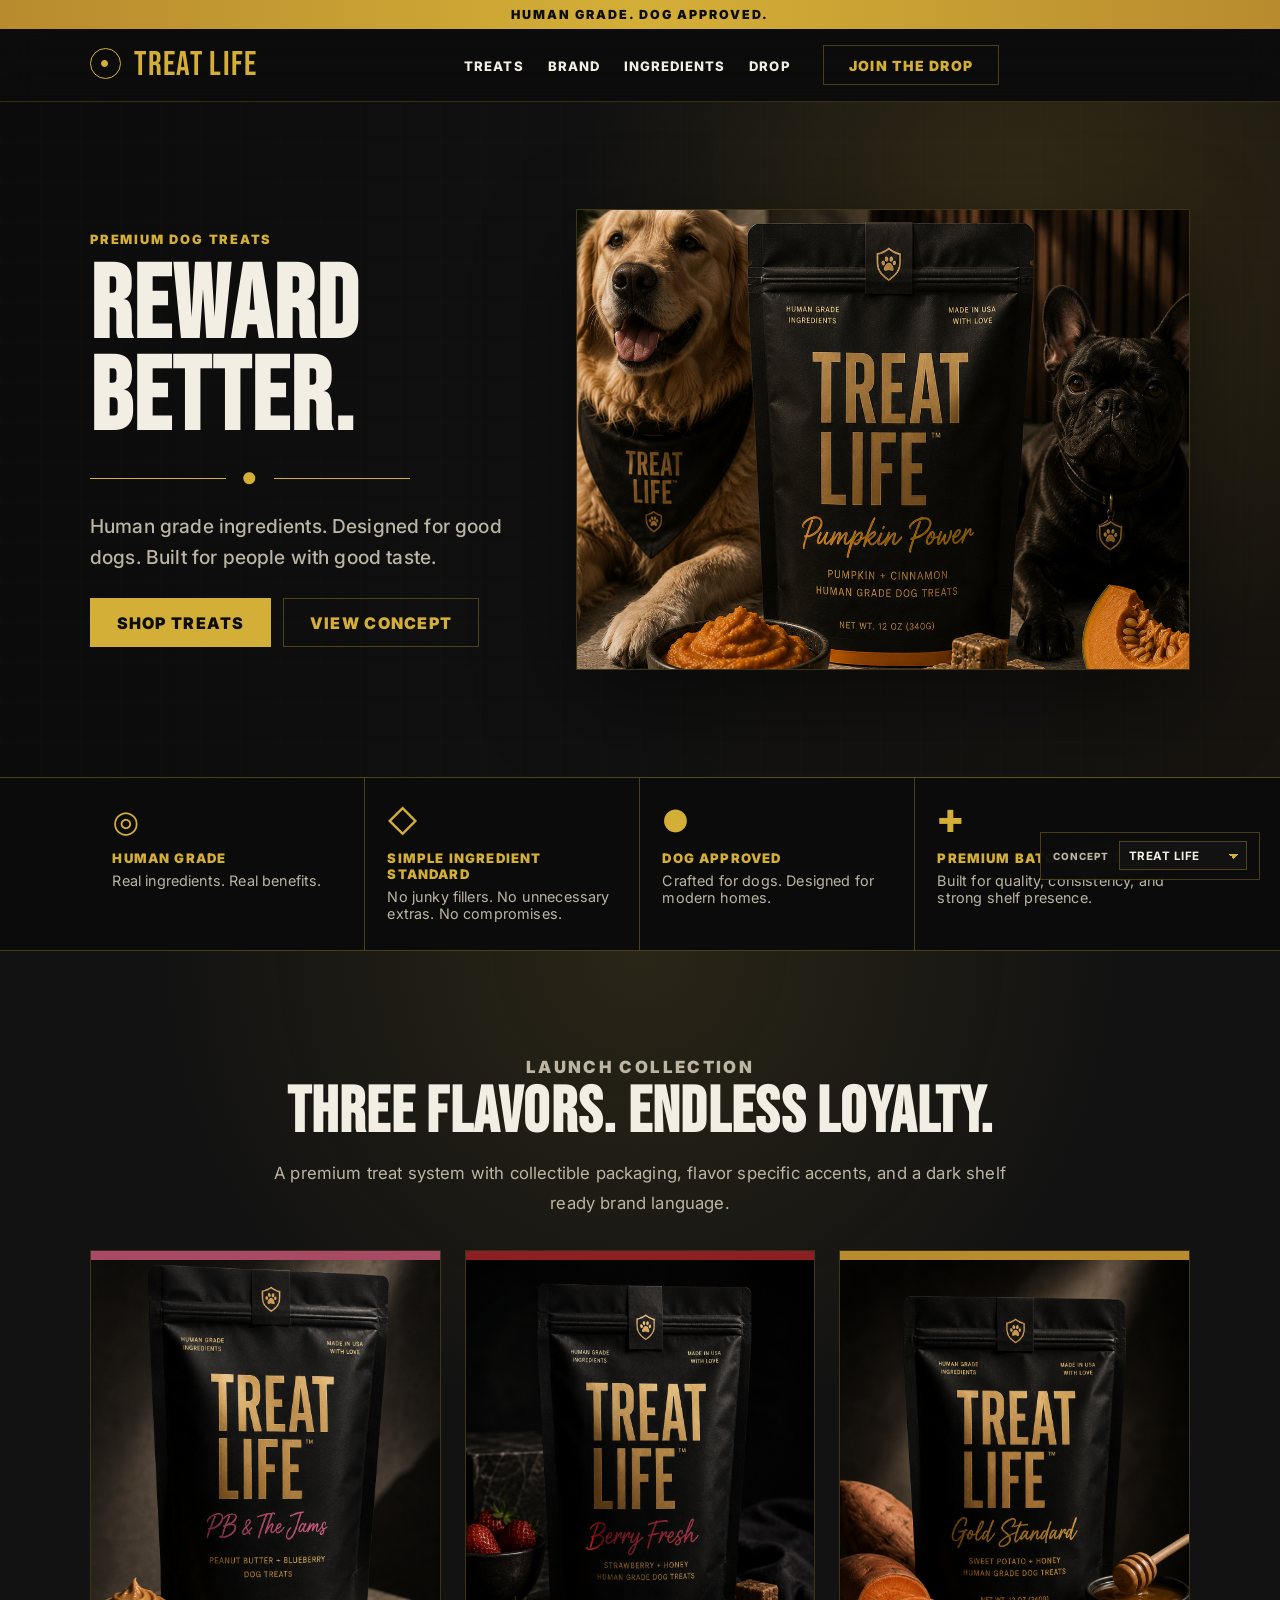
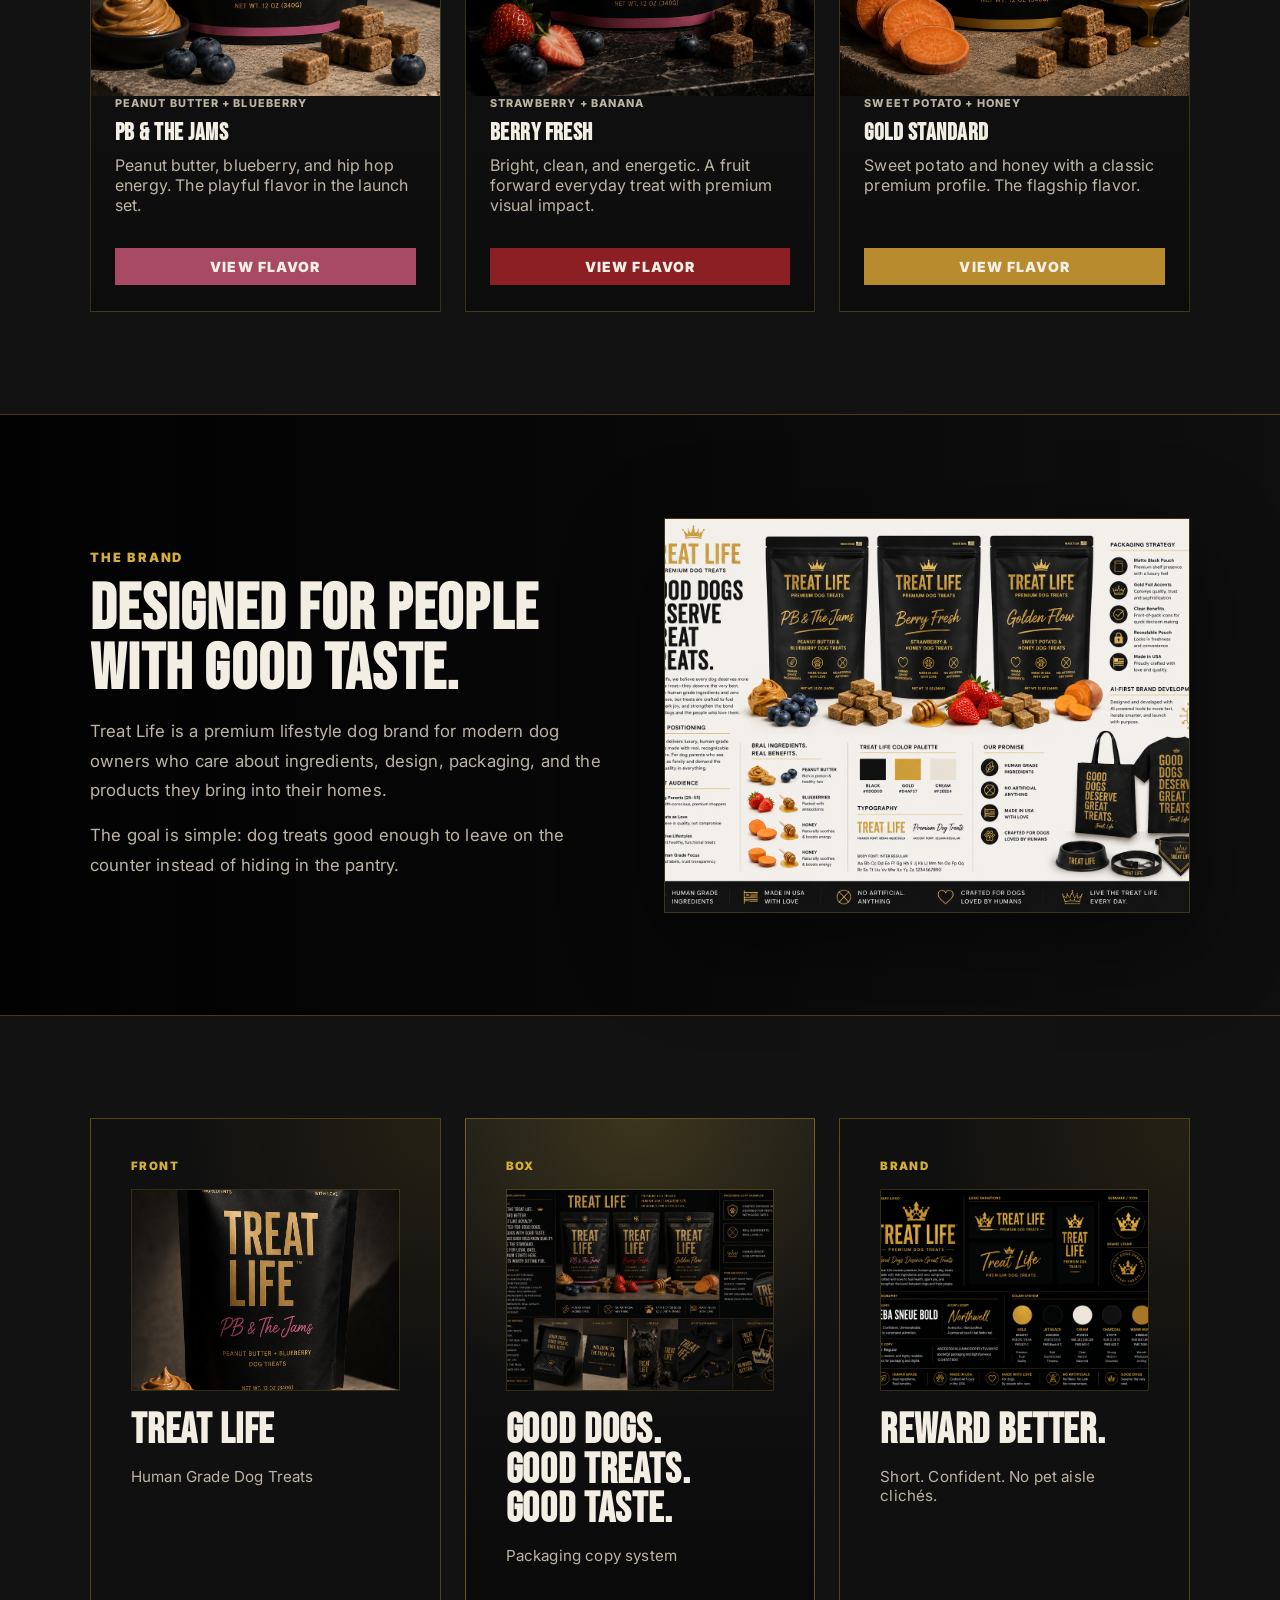
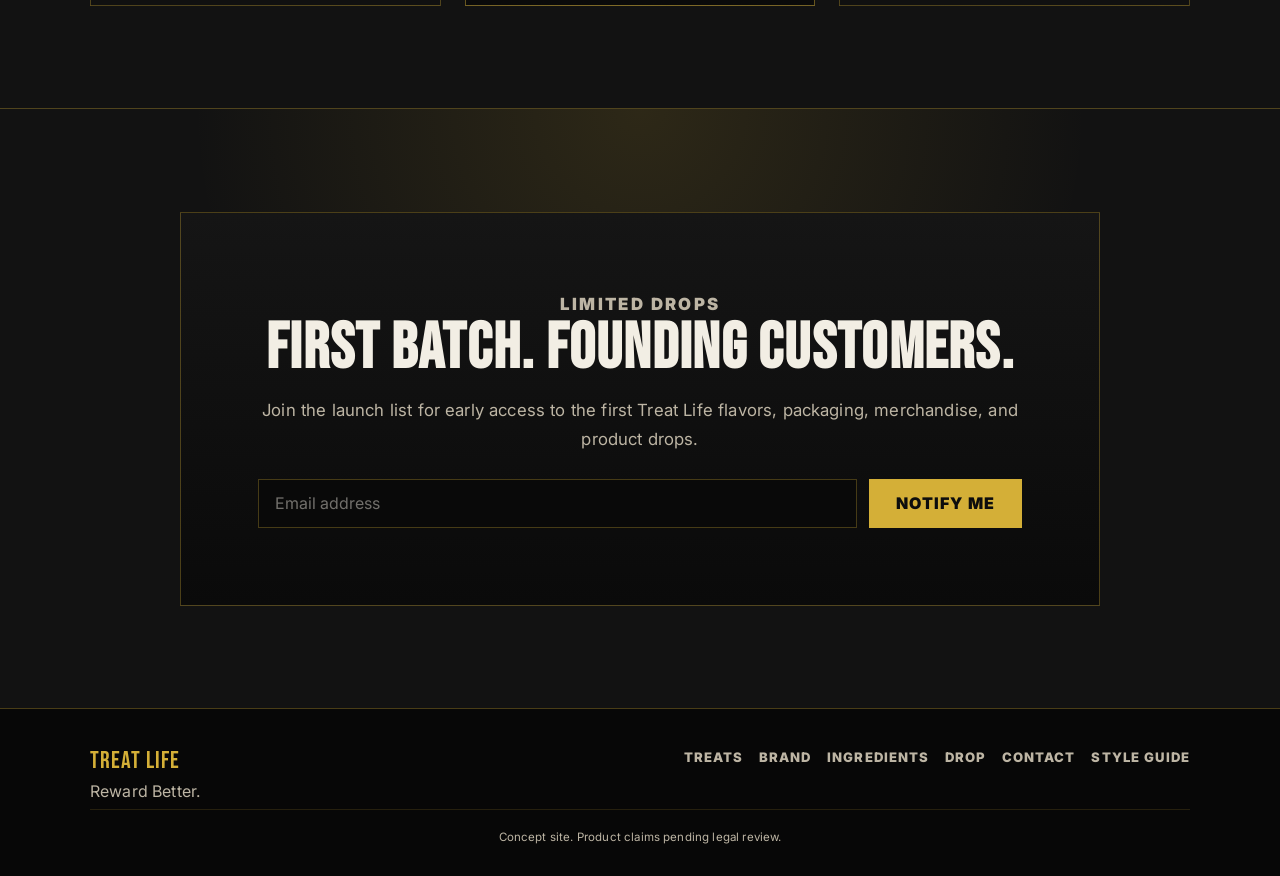
<file: treatlife-ai-design-system/index.html>
<!doctype html>
<html lang="en">
<head>
  <meta charset="utf-8">
  <meta name="viewport" content="width=device-width, initial-scale=1">
  <title>Treat Life | Premium Human Grade Dog Treats</title>
  <meta name="description" content="">
  <meta property="og:image" content="" data-brand-social-preview>
  <link rel="icon" href="" data-brand-favicon>
  <link rel="preconnect" href="https://fonts.googleapis.com">
  <link rel="preconnect" href="https://fonts.gstatic.com" crossorigin>
  <link href="https://fonts.googleapis.com/css2?family=Bebas+Neue&family=Inter:wght@400;500;600;700;800;900&display=swap" rel="stylesheet">
  <link rel="stylesheet" href="styles.css">
</head>
<body id="top" data-site-root>
  <div class="announcement-bar text-center" data-copy-announcement></div>

  <header class="site-nav">
    <div class="container">
      <a class="tl-logo" href="#top">
        <span class="tl-shield" aria-hidden="true">●</span>
        <span data-brand-name></span>
      </a>

      <button class="nav-toggle" type="button" data-nav-toggle aria-expanded="false" aria-controls="mainNav" aria-label="Toggle navigation">
        ☰
      </button>

      <div class="nav-menu" id="mainNav" data-nav-menu>
        <ul class="nav-links" data-mount-nav-links></ul>
        <a href="#drop" class="btn btn-outline-gold" data-copy-nav-cta></a>
      </div>
    </div>
  </header>

  <main>
    <section class="hero-section">
      <div class="container">
        <div class="hero-grid">
          <div>
            <p class="eyebrow" data-copy-hero-eyebrow></p>
            <h1 class="hero-title" data-brand-tagline></h1>
            <div class="hero-rule" aria-hidden="true">
              <span></span>
              <span class="rule-mark">●</span>
              <span></span>
            </div>
            <p class="hero-copy" data-copy-hero-subheadline></p>
            <div class="hero-actions">
              <a href="#treats" class="btn btn-gold btn-lg" data-copy-hero-primary></a>
              <a href="#brand" class="btn btn-ghost btn-lg" data-copy-hero-secondary></a>
            </div>
          </div>
          <div class="hero-image-card">
            <img src="" alt="" data-copy-hero-image>
          </div>
        </div>
      </div>
    </section>

    <section id="ingredients" class="value-strip">
      <div class="container">
        <div class="value-grid" data-mount-proof-strip></div>
      </div>
    </section>

    <section id="treats" class="product-section section-pad">
      <div class="container">
        <div class="section-header text-center">
          <p class="eyebrow" data-copy-products-eyebrow></p>
          <h2 data-copy-products-headline></h2>
          <p data-copy-products-intro></p>
        </div>

        <div class="product-grid" data-mount-product-grid></div>
      </div>
    </section>

    <section id="brand" class="story-section section-pad">
      <div class="container">
        <div class="story-grid">
          <div>
            <p class="eyebrow" data-copy-about-eyebrow></p>
            <h2 data-copy-about-headline></h2>
            <div data-mount-about-body></div>
          </div>
          <div class="brand-image-card">
            <img src="" alt="" data-copy-about-image>
          </div>
        </div>
      </div>
    </section>

    <section class="copy-system section-pad">
      <div class="container">
        <div class="copy-grid" data-mount-copy-system></div>
      </div>
    </section>

    <section id="drop" class="drop-section">
      <div class="container">
        <div class="drop-panel text-center">
          <p class="eyebrow" data-copy-cta-eyebrow></p>
          <h2 data-copy-cta-headline></h2>
          <p data-copy-cta-body></p>
          <form class="drop-form" id="dropForm">
            <label class="sr-only" for="email" data-copy-cta-input-label></label>
            <input id="email" type="email" class="form-control" placeholder="" required data-copy-cta-input>
            <button class="btn btn-gold btn-lg" type="submit" data-copy-cta-button></button>
          </form>
          <p class="drop-success" id="dropSuccess" role="status" hidden data-copy-cta-success></p>
        </div>
      </div>
    </section>
  </main>

  <footer class="site-footer">
    <div class="container">
      <div class="footer-grid">
        <div>
          <div class="tl-logo footer-logo" data-brand-name></div>
          <p data-brand-tagline></p>
        </div>
        <div class="footer-links" data-mount-footer-links></div>
      </div>
      <p class="footer-note" data-copy-footer-disclaimer></p>
    </div>
  </footer>

  <script src="config/images.js"></script>
  <script src="config/products.js"></script>
  <script src="config/copy.js"></script>
  <script src="config/brand.concepts.js"></script>
  <script src="config/index.js"></script>
  <script src="js/components.js"></script>
  <script src="js/render.js"></script>
  <script src="main.js"></script>
</body>
</html>
</file>
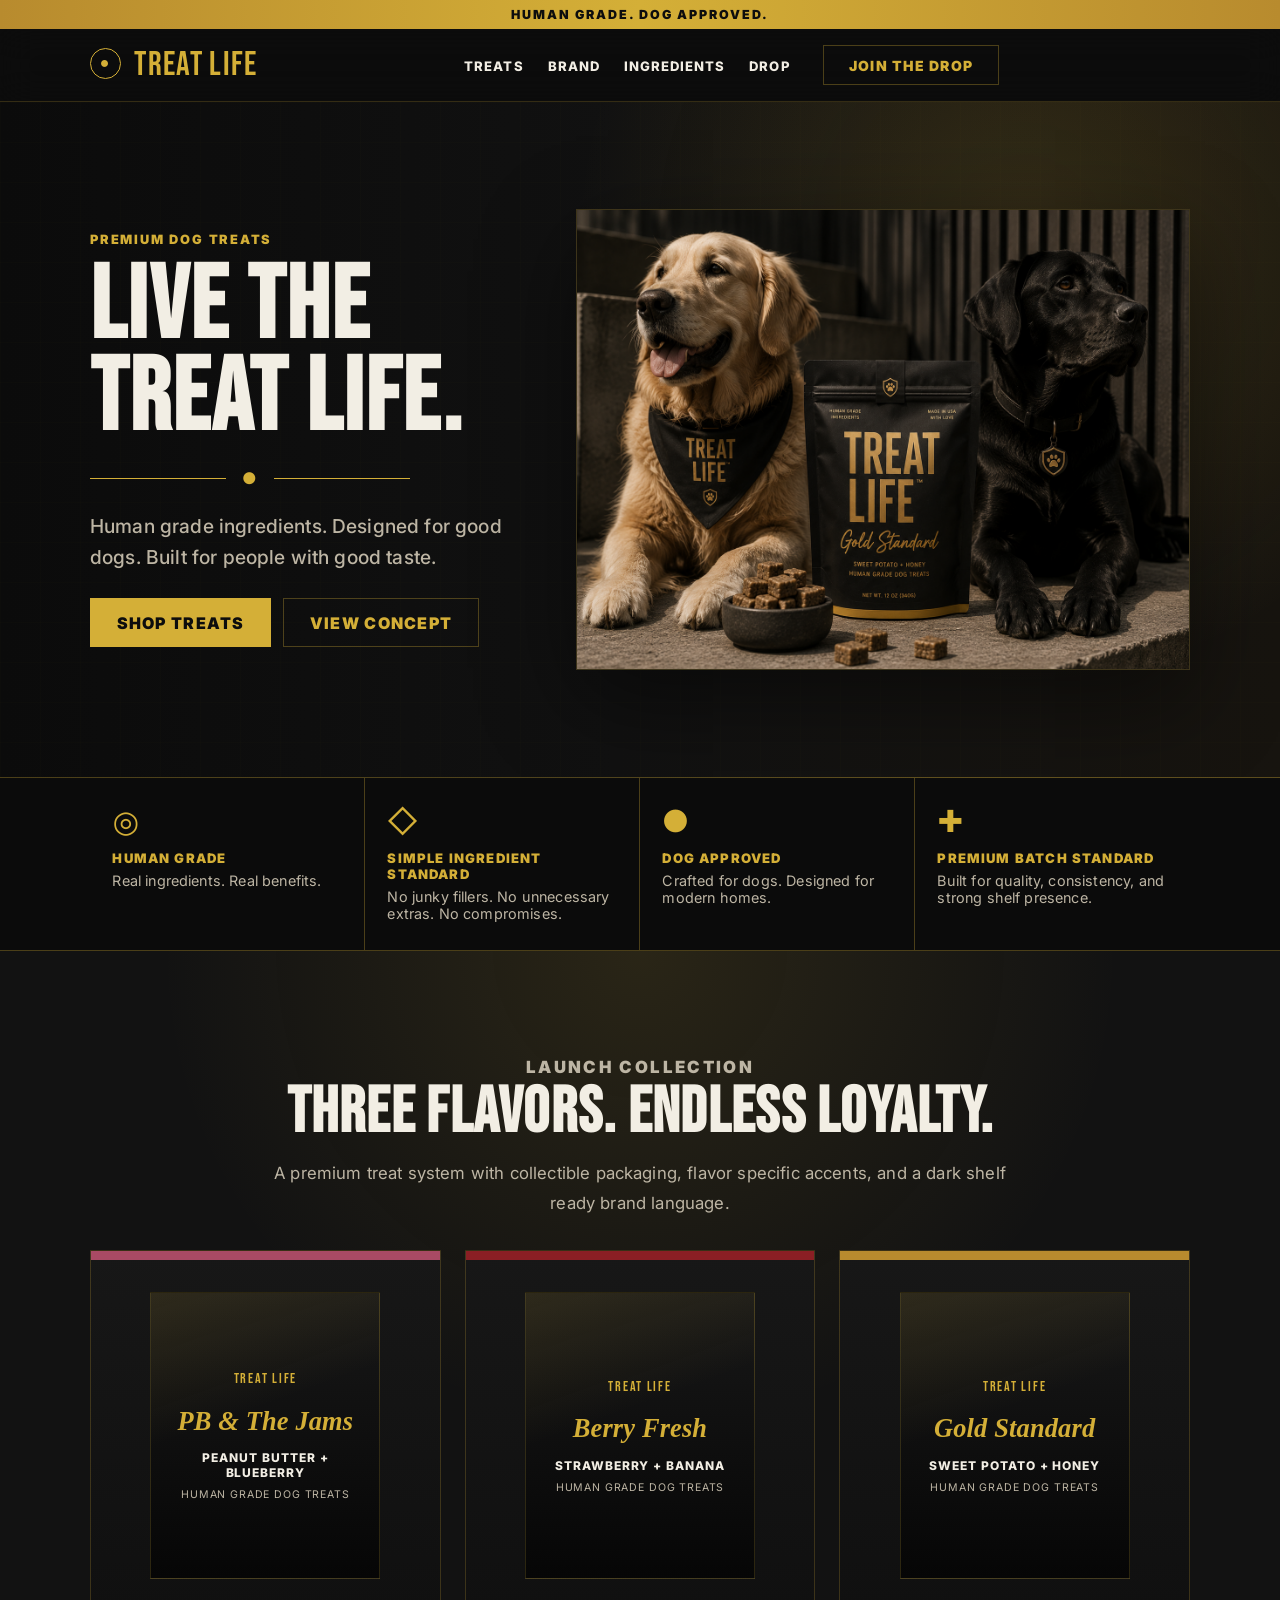
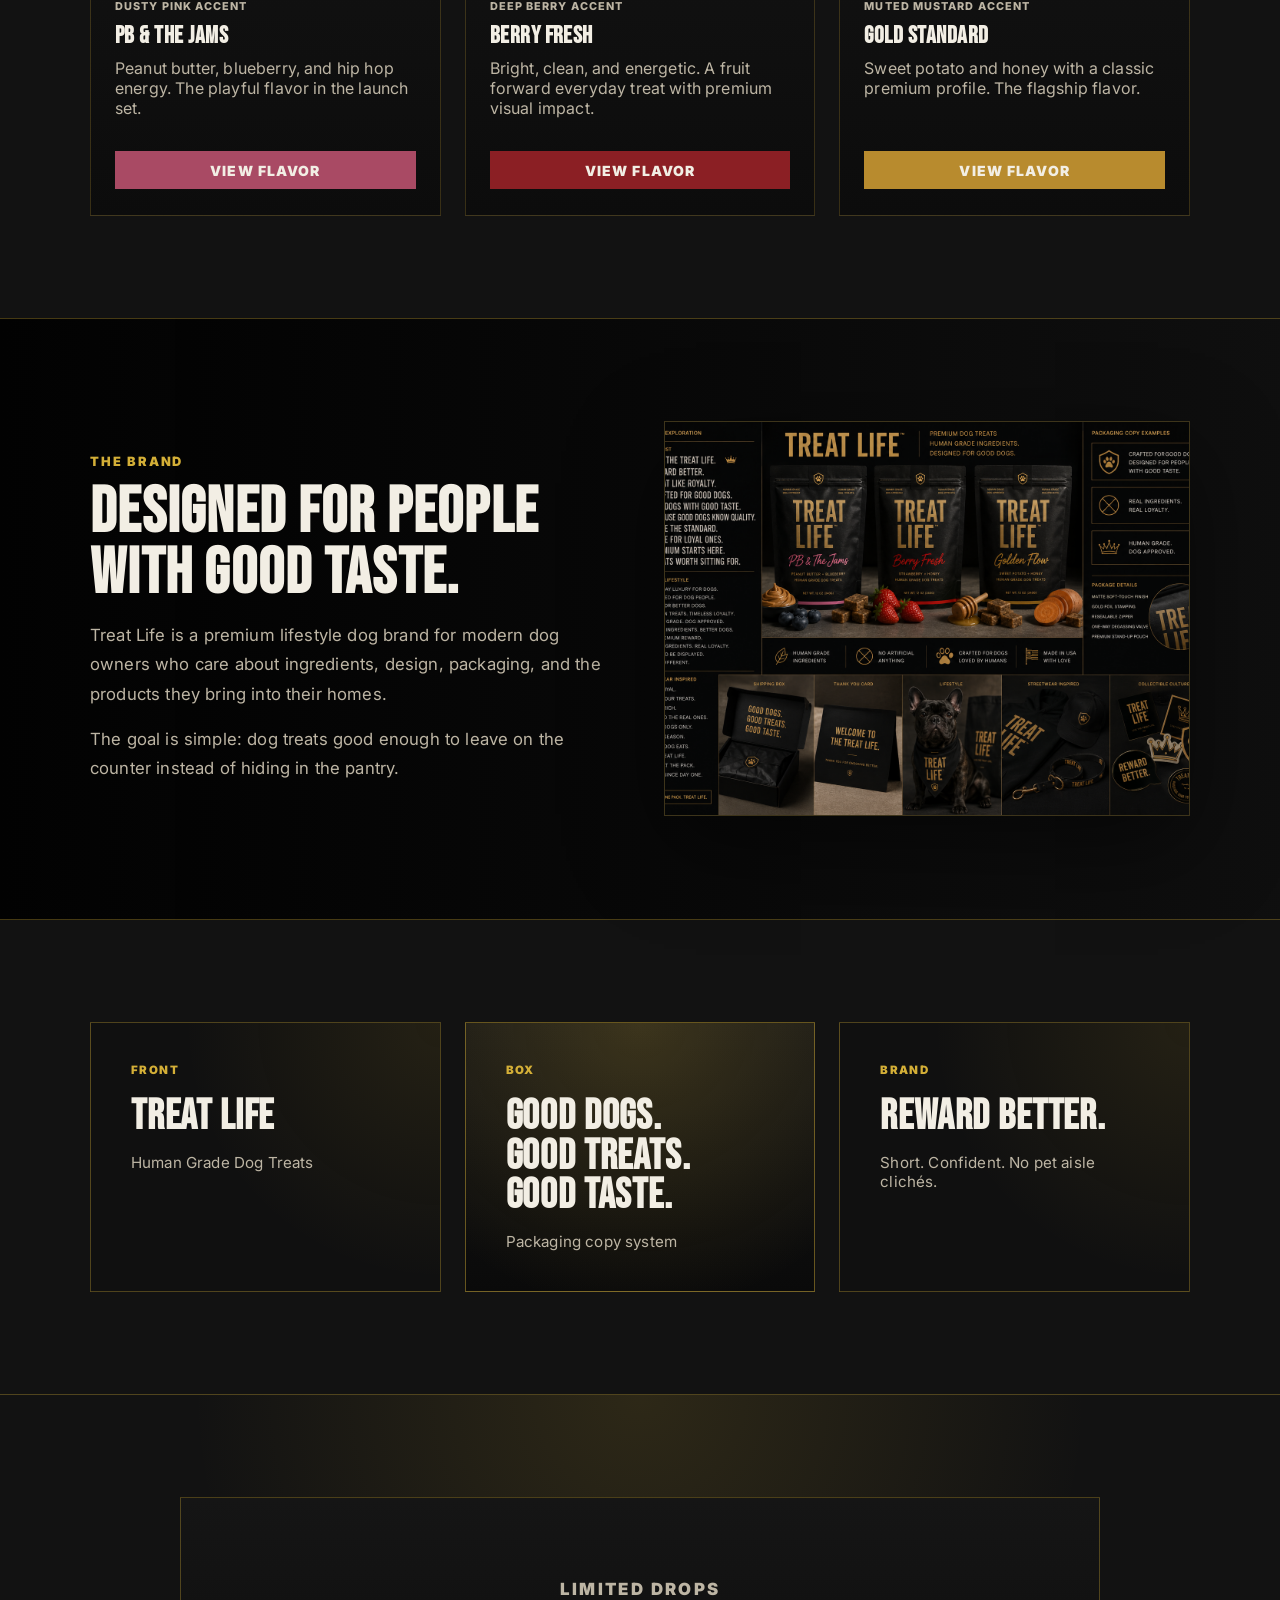
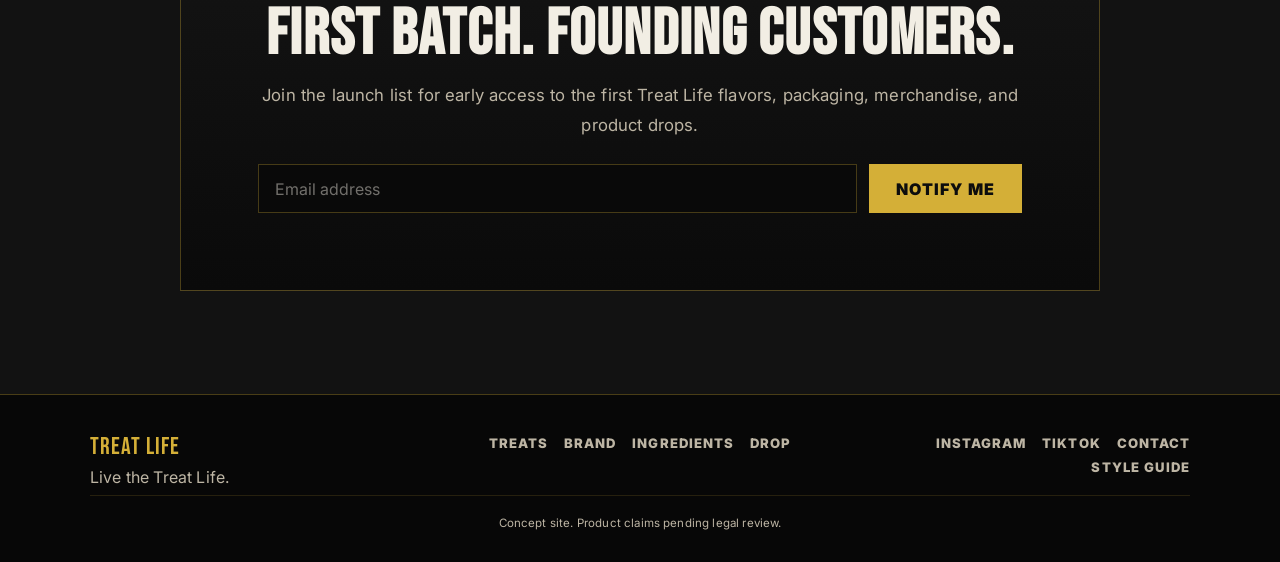
<file: _archive/v1/website/index.html>
<!doctype html>
<html lang="en">
<head>
  <meta charset="utf-8">
  <meta name="viewport" content="width=device-width, initial-scale=1">
  <title>Treat Life | Premium Human Grade Dog Treats</title>
  <meta name="description" content="Treat Life is a premium lifestyle dog treat brand made with human grade ingredients, modern packaging, and collectible flavor drops for design conscious dog owners.">
  <link rel="preconnect" href="https://fonts.googleapis.com">
  <link rel="preconnect" href="https://fonts.gstatic.com" crossorigin>
  <link href="https://fonts.googleapis.com/css2?family=Bebas+Neue&family=Inter:wght@400;500;600;700;800;900&display=swap" rel="stylesheet">
  <link rel="stylesheet" href="styles.css">
</head>
<body id="top">
  <div class="announcement-bar text-center">
    Human Grade. Dog Approved.
  </div>

  <header class="site-nav">
    <div class="container">
      <a class="tl-logo" href="#top">
        <span class="tl-shield" aria-hidden="true">●</span>
        Treat Life
      </a>

      <button class="nav-toggle" type="button" data-nav-toggle aria-expanded="false" aria-controls="mainNav" aria-label="Toggle navigation">
        ☰
      </button>

      <div class="nav-menu" id="mainNav" data-nav-menu>
        <ul class="nav-links">
          <li><a href="#treats">Treats</a></li>
          <li><a href="#brand">Brand</a></li>
          <li><a href="#ingredients">Ingredients</a></li>
          <li><a href="#drop">Drop</a></li>
        </ul>
        <a href="#drop" class="btn btn-outline-gold">Join the Drop</a>
      </div>
    </div>
  </header>

  <main>
    <section class="hero-section">
      <div class="container">
        <div class="hero-grid">
          <div>
            <p class="eyebrow">Premium Dog Treats</p>
            <h1 class="hero-title">Live the Treat Life.</h1>
            <div class="hero-rule" aria-hidden="true">
              <span></span>
              <span class="rule-mark">●</span>
              <span></span>
            </div>
            <p class="hero-copy">
              Human grade ingredients. Designed for good dogs. Built for people with good taste.
            </p>
            <div class="hero-actions">
              <a href="#treats" class="btn btn-gold btn-lg">Shop Treats</a>
              <a href="#brand" class="btn btn-ghost btn-lg">View Concept</a>
            </div>
          </div>
          <div class="hero-image-card">
            <img src="assets/hero-dogs.png" alt="Treat Life premium packaging with two dogs">
          </div>
        </div>
      </div>
    </section>

    <section id="ingredients" class="value-strip">
      <div class="container">
        <div class="value-grid">
          <div class="value-item">
            <div class="value-icon" aria-hidden="true">◎</div>
            <h3>Human Grade</h3>
            <p>Real ingredients. Real benefits.</p>
          </div>
          <div class="value-item">
            <div class="value-icon" aria-hidden="true">◇</div>
            <h3>Simple Ingredient Standard</h3>
            <p>No junky fillers. No unnecessary extras. No compromises.</p>
          </div>
          <div class="value-item">
            <div class="value-icon" aria-hidden="true">●</div>
            <h3>Dog Approved</h3>
            <p>Crafted for dogs. Designed for modern homes.</p>
          </div>
          <div class="value-item">
            <div class="value-icon" aria-hidden="true">✚</div>
            <h3>Premium Batch Standard</h3>
            <p>Built for quality, consistency, and strong shelf presence.</p>
          </div>
        </div>
      </div>
    </section>

    <section id="treats" class="product-section section-pad">
      <div class="container">
        <div class="section-header text-center">
          <p class="eyebrow">Launch Collection</p>
          <h2>Three Flavors. Endless Loyalty.</h2>
          <p>
            A premium treat system with collectible packaging, flavor specific accents, and a dark shelf ready brand language.
          </p>
        </div>

        <div class="product-grid">
          <article class="product-card product-pb" id="flavor-pb-jams">
            <div class="product-accent"></div>
            <div class="product-pack">
              <span class="pack-top">Treat Life</span>
              <h3>PB &amp; The Jams</h3>
              <p>Peanut Butter + Blueberry</p>
              <small>Human Grade Dog Treats</small>
            </div>
            <div class="product-body">
              <span class="accent-label">Dusty Pink Accent</span>
              <h4>PB &amp; The Jams</h4>
              <p>Peanut butter, blueberry, and hip hop energy. The playful flavor in the launch set.</p>
              <a href="#flavor-pb-jams" class="btn btn-card">View Flavor</a>
            </div>
          </article>

          <article class="product-card product-berry" id="flavor-berry-fresh">
            <div class="product-accent"></div>
            <div class="product-pack">
              <span class="pack-top">Treat Life</span>
              <h3>Berry Fresh</h3>
              <p>Strawberry + Banana</p>
              <small>Human Grade Dog Treats</small>
            </div>
            <div class="product-body">
              <span class="accent-label">Deep Berry Accent</span>
              <h4>Berry Fresh</h4>
              <p>Bright, clean, and energetic. A fruit forward everyday treat with premium visual impact.</p>
              <a href="#flavor-berry-fresh" class="btn btn-card">View Flavor</a>
            </div>
          </article>

          <article class="product-card product-gold" id="flavor-gold-standard">
            <div class="product-accent"></div>
            <div class="product-pack">
              <span class="pack-top">Treat Life</span>
              <h3>Gold Standard</h3>
              <p>Sweet Potato + Honey</p>
              <small>Human Grade Dog Treats</small>
            </div>
            <div class="product-body">
              <span class="accent-label">Muted Mustard Accent</span>
              <h4>Gold Standard</h4>
              <p>Sweet potato and honey with a classic premium profile. The flagship flavor.</p>
              <a href="#flavor-gold-standard" class="btn btn-card">View Flavor</a>
            </div>
          </article>
        </div>
      </div>
    </section>

    <section id="brand" class="story-section section-pad">
      <div class="container">
        <div class="story-grid">
          <div>
            <p class="eyebrow">The Brand</p>
            <h2>Designed for People With Good Taste.</h2>
            <p class="story-copy">
              Treat Life is a premium lifestyle dog brand for modern dog owners who care about ingredients, design, packaging, and the products they bring into their homes.
            </p>
            <p class="story-copy">
              The goal is simple: dog treats good enough to leave on the counter instead of hiding in the pantry.
            </p>
          </div>
          <div class="brand-image-card">
            <img src="assets/brand-board.png" alt="Treat Life brand board with packaging, merchandise, and brand copy">
          </div>
        </div>
      </div>
    </section>

    <section class="copy-system section-pad">
      <div class="container">
        <div class="copy-grid">
          <article class="copy-card">
            <span class="copy-label">Front</span>
            <h3>Treat Life</h3>
            <p>Human Grade Dog Treats</p>
          </article>
          <article class="copy-card copy-card-featured">
            <span class="copy-label">Box</span>
            <h3>Good Dogs.<br>Good Treats.<br>Good Taste.</h3>
            <p>Packaging copy system</p>
          </article>
          <article class="copy-card">
            <span class="copy-label">Brand</span>
            <h3>Reward Better.</h3>
            <p>Short. Confident. No pet aisle clichés.</p>
          </article>
        </div>
      </div>
    </section>

    <section id="drop" class="drop-section">
      <div class="container">
        <div class="drop-panel text-center">
          <p class="eyebrow">Limited Drops</p>
          <h2>First batch. Founding customers.</h2>
          <p>
            Join the launch list for early access to the first Treat Life flavors, packaging, merchandise, and product drops.
          </p>
          <form class="drop-form" id="dropForm">
            <label class="sr-only" for="email">Email address</label>
            <input id="email" type="email" class="form-control" placeholder="Email address" required>
            <button class="btn btn-gold btn-lg" type="submit">Notify Me</button>
          </form>
          <p class="drop-success" id="dropSuccess" role="status" hidden>
            You are on the list. Welcome to the Treat Life.
          </p>
        </div>
      </div>
    </section>
  </main>

  <footer class="site-footer">
    <div class="container">
      <div class="footer-grid">
        <div>
          <div class="tl-logo footer-logo">Treat Life</div>
          <p>Live the Treat Life.</p>
        </div>
        <div class="footer-links">
          <a href="#treats">Treats</a>
          <a href="#brand">Brand</a>
          <a href="#ingredients">Ingredients</a>
          <a href="#drop">Drop</a>
        </div>
        <div class="social-links">
          <a href="https://www.instagram.com/treatlife" target="_blank" rel="noopener noreferrer">Instagram</a>
          <a href="https://www.tiktok.com/@treatlife" target="_blank" rel="noopener noreferrer">TikTok</a>
          <a href="mailto:hello@treatlife.com">Contact</a>
          <a href="styleguide.html">Style Guide</a>
        </div>
      </div>
      <p class="footer-note">Concept site. Product claims pending legal review.</p>
    </div>
  </footer>

  <script src="main.js"></script>
</body>
</html>
</file>
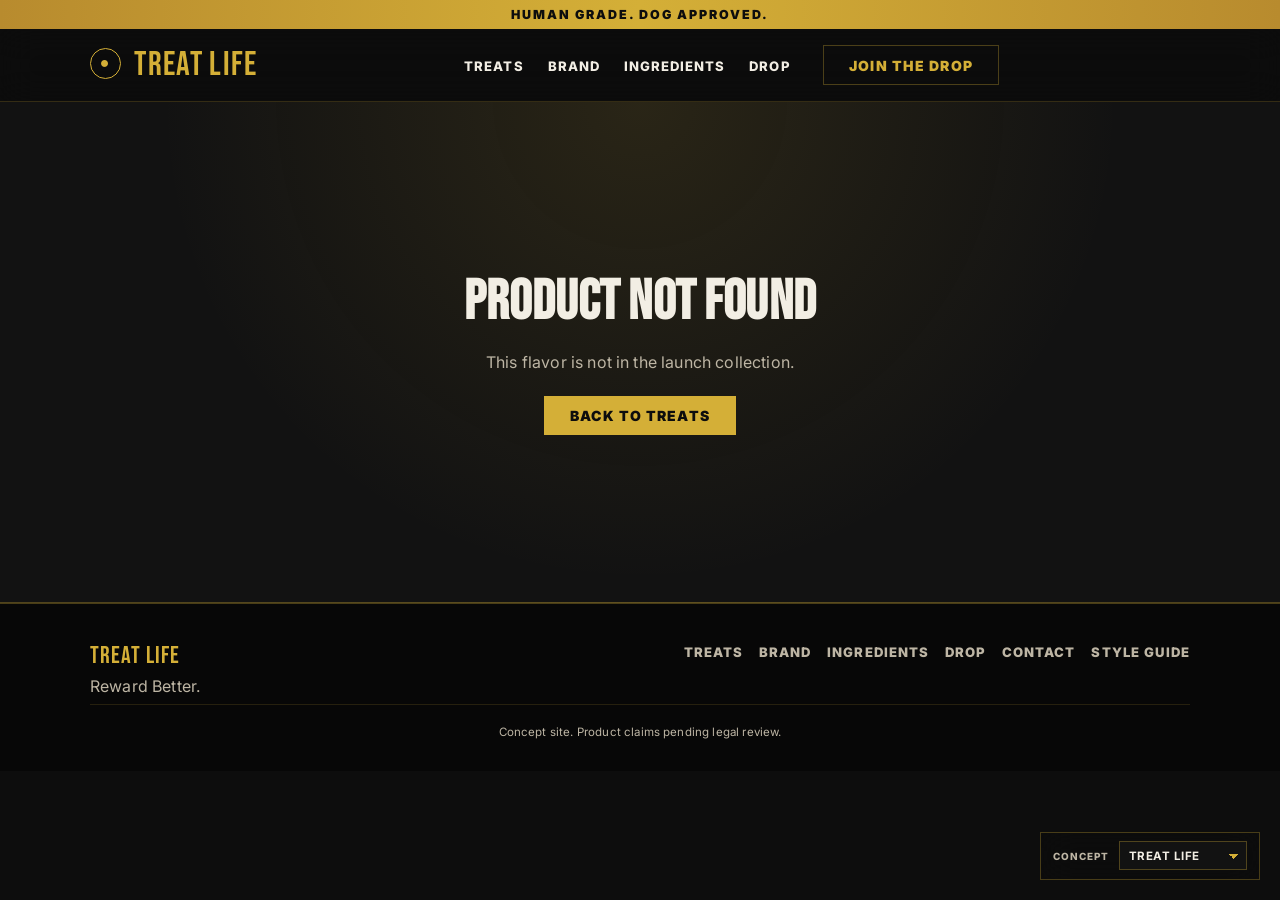
<file: treatlife-ai-design-system/product.html>
<!doctype html>
<html lang="en">
<head>
  <meta charset="utf-8">
  <meta name="viewport" content="width=device-width, initial-scale=1">
  <title>Product | Treat Life</title>
  <meta name="description" content="">
  <meta property="og:image" content="" data-brand-social-preview>
  <link rel="icon" href="" data-brand-favicon>
  <link rel="preconnect" href="https://fonts.googleapis.com">
  <link rel="preconnect" href="https://fonts.gstatic.com" crossorigin>
  <link href="https://fonts.googleapis.com/css2?family=Bebas+Neue&family=Inter:wght@400;500;600;700;800;900&display=swap" rel="stylesheet">
  <link rel="stylesheet" href="styles.css">
</head>
<body id="top" data-product-root>
  <div class="announcement-bar text-center" data-copy-announcement></div>

  <header class="site-nav">
    <div class="container">
      <a class="tl-logo" href="index.html">
        <span class="tl-shield" aria-hidden="true">●</span>
        <span data-brand-name></span>
      </a>

      <button class="nav-toggle" type="button" data-nav-toggle aria-expanded="false" aria-controls="mainNav" aria-label="Toggle navigation">
        ☰
      </button>

      <div class="nav-menu" id="mainNav" data-nav-menu>
        <ul class="nav-links" data-mount-nav-links></ul>
        <a href="index.html#drop" class="btn btn-outline-gold" data-copy-nav-cta></a>
      </div>
    </div>
  </header>

  <main>
    <section class="pdp-section section-pad" data-mount-pdp></section>

    <section class="pdp-related section-pad" data-pdp-related-section hidden>
      <div class="container">
        <div class="section-header text-center">
          <h2 data-copy-pdp-related-headline></h2>
        </div>
        <div class="product-grid" data-mount-related-products></div>
      </div>
    </section>
  </main>

  <footer class="site-footer">
    <div class="container">
      <div class="footer-grid">
        <div>
          <div class="tl-logo footer-logo" data-brand-name></div>
          <p data-brand-tagline></p>
        </div>
        <div class="footer-links" data-mount-footer-links></div>
      </div>
      <p class="footer-note" data-copy-footer-disclaimer></p>
    </div>
  </footer>

  <script src="config/images.js"></script>
  <script src="config/products.js"></script>
  <script src="config/copy.js"></script>
  <script src="config/brand.concepts.js"></script>
  <script src="config/index.js"></script>
  <script src="js/components.js"></script>
  <script src="js/render.js"></script>
  <script src="main.js"></script>
</body>
</html>
</file>
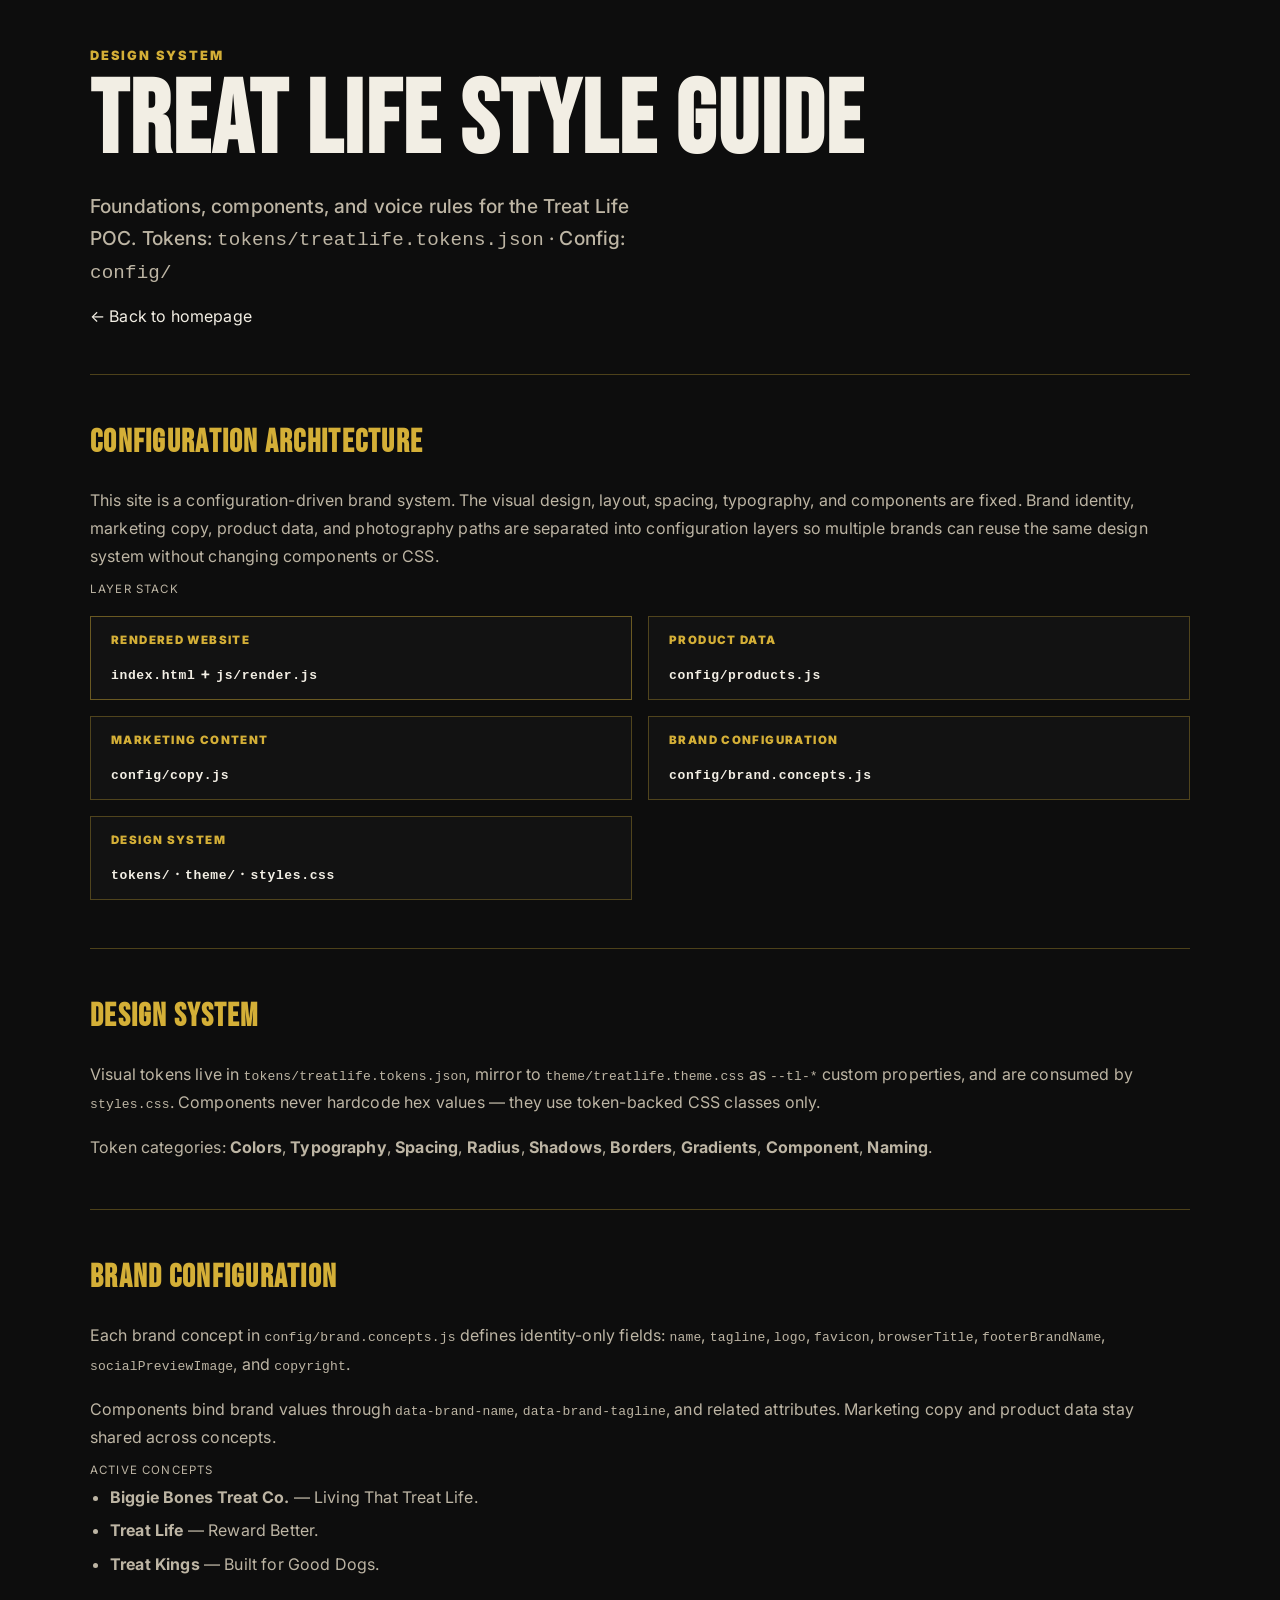
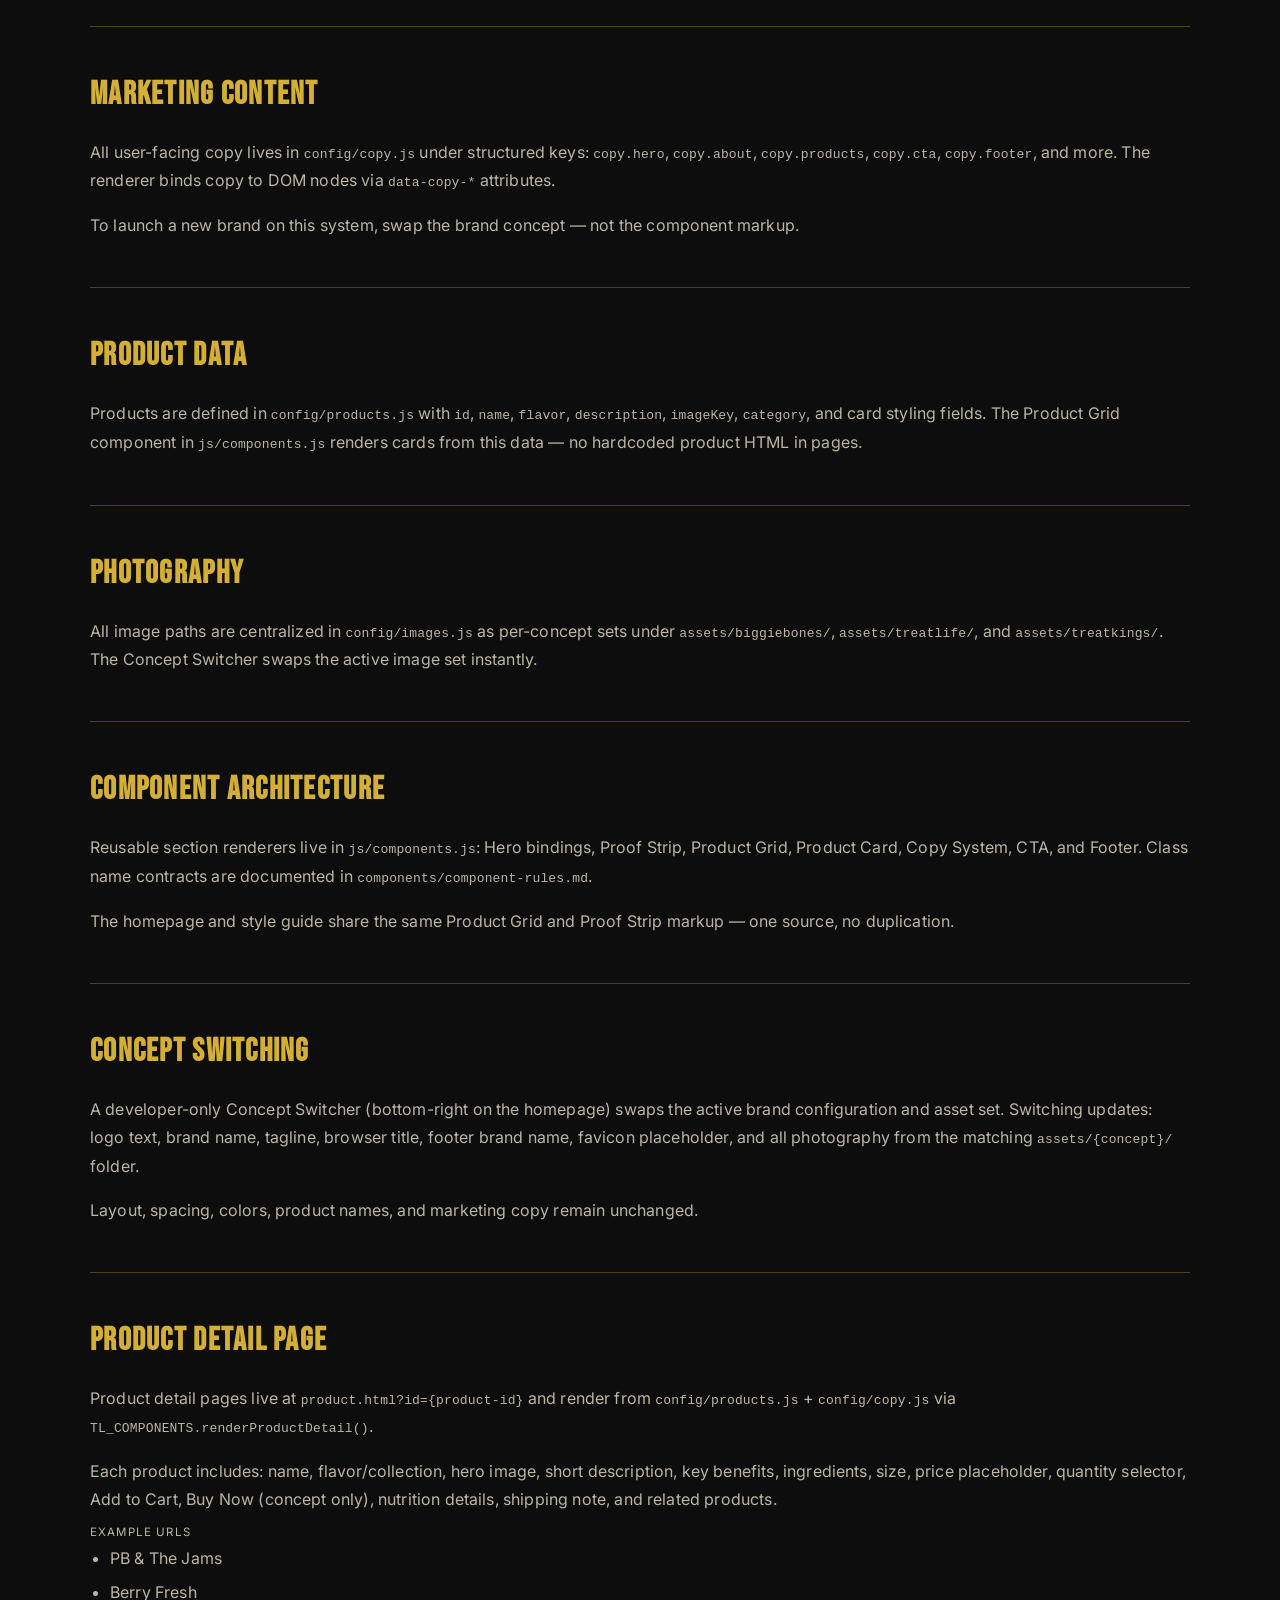
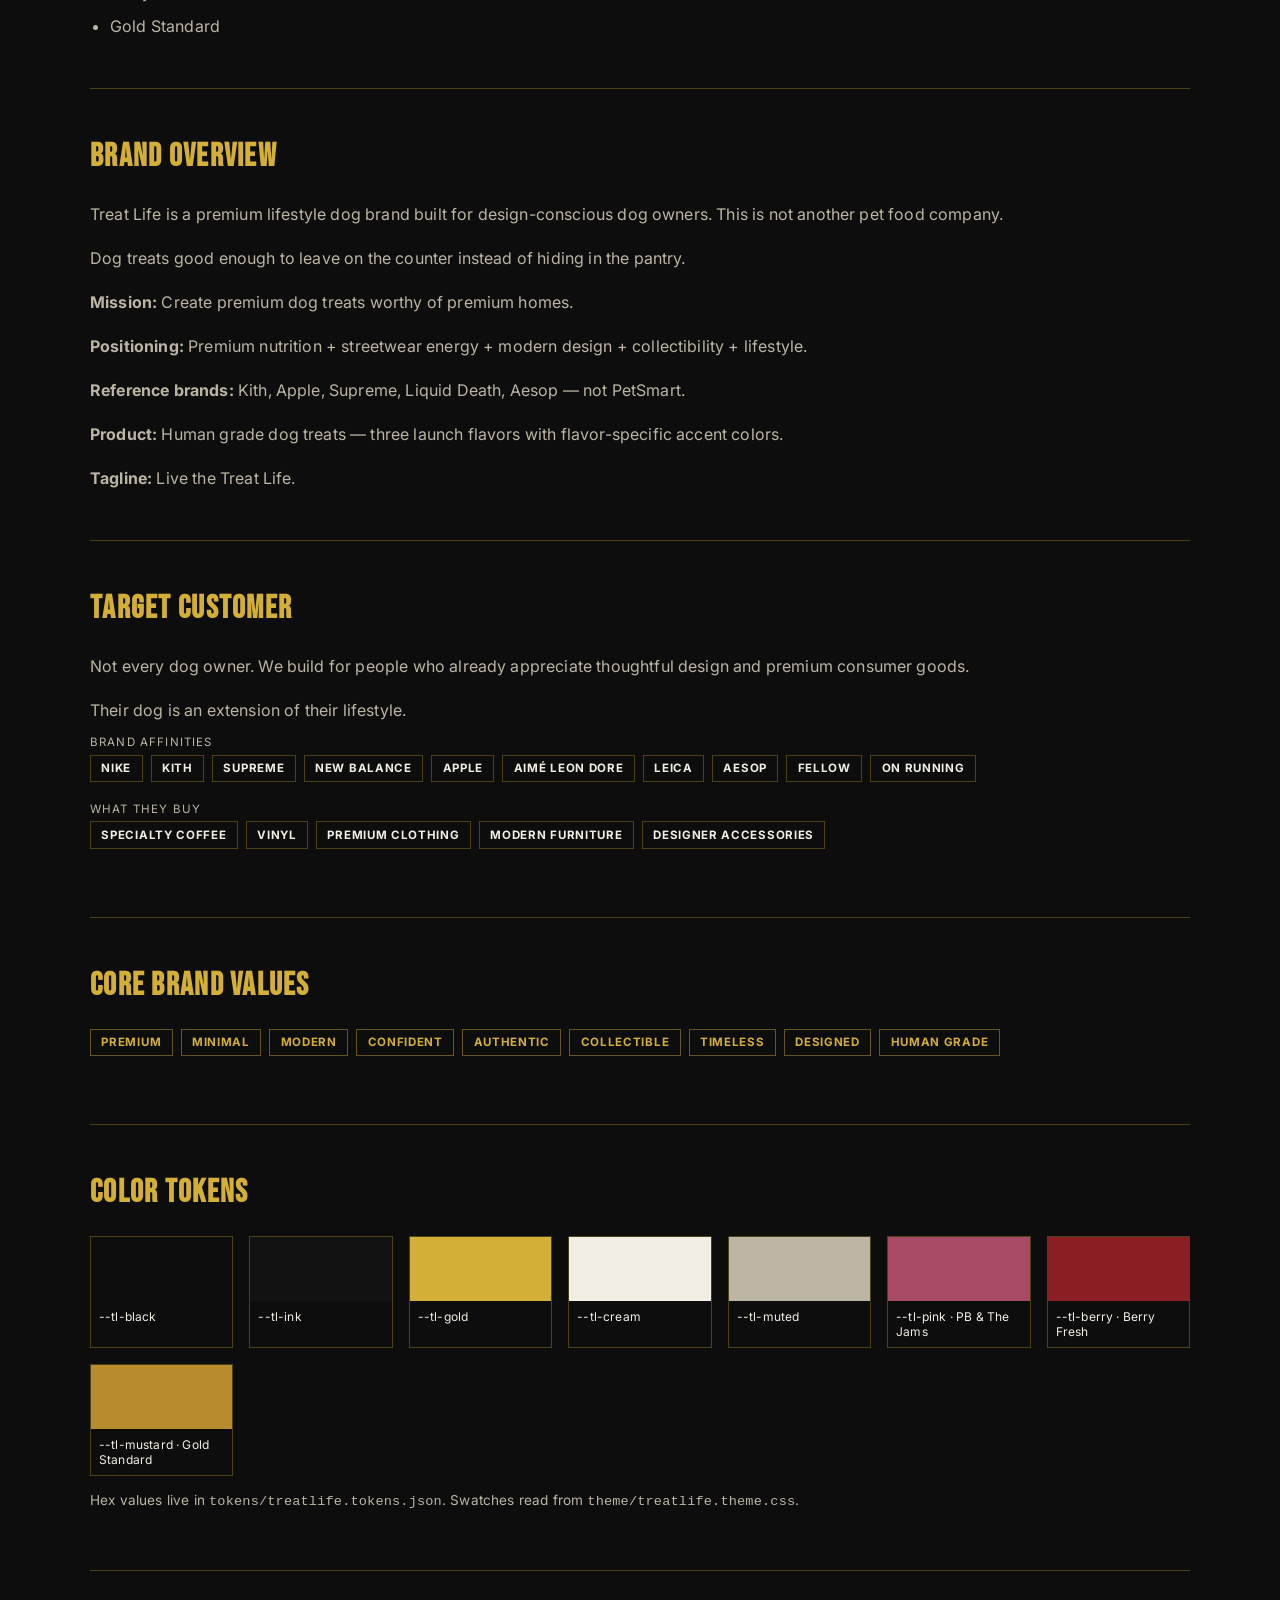
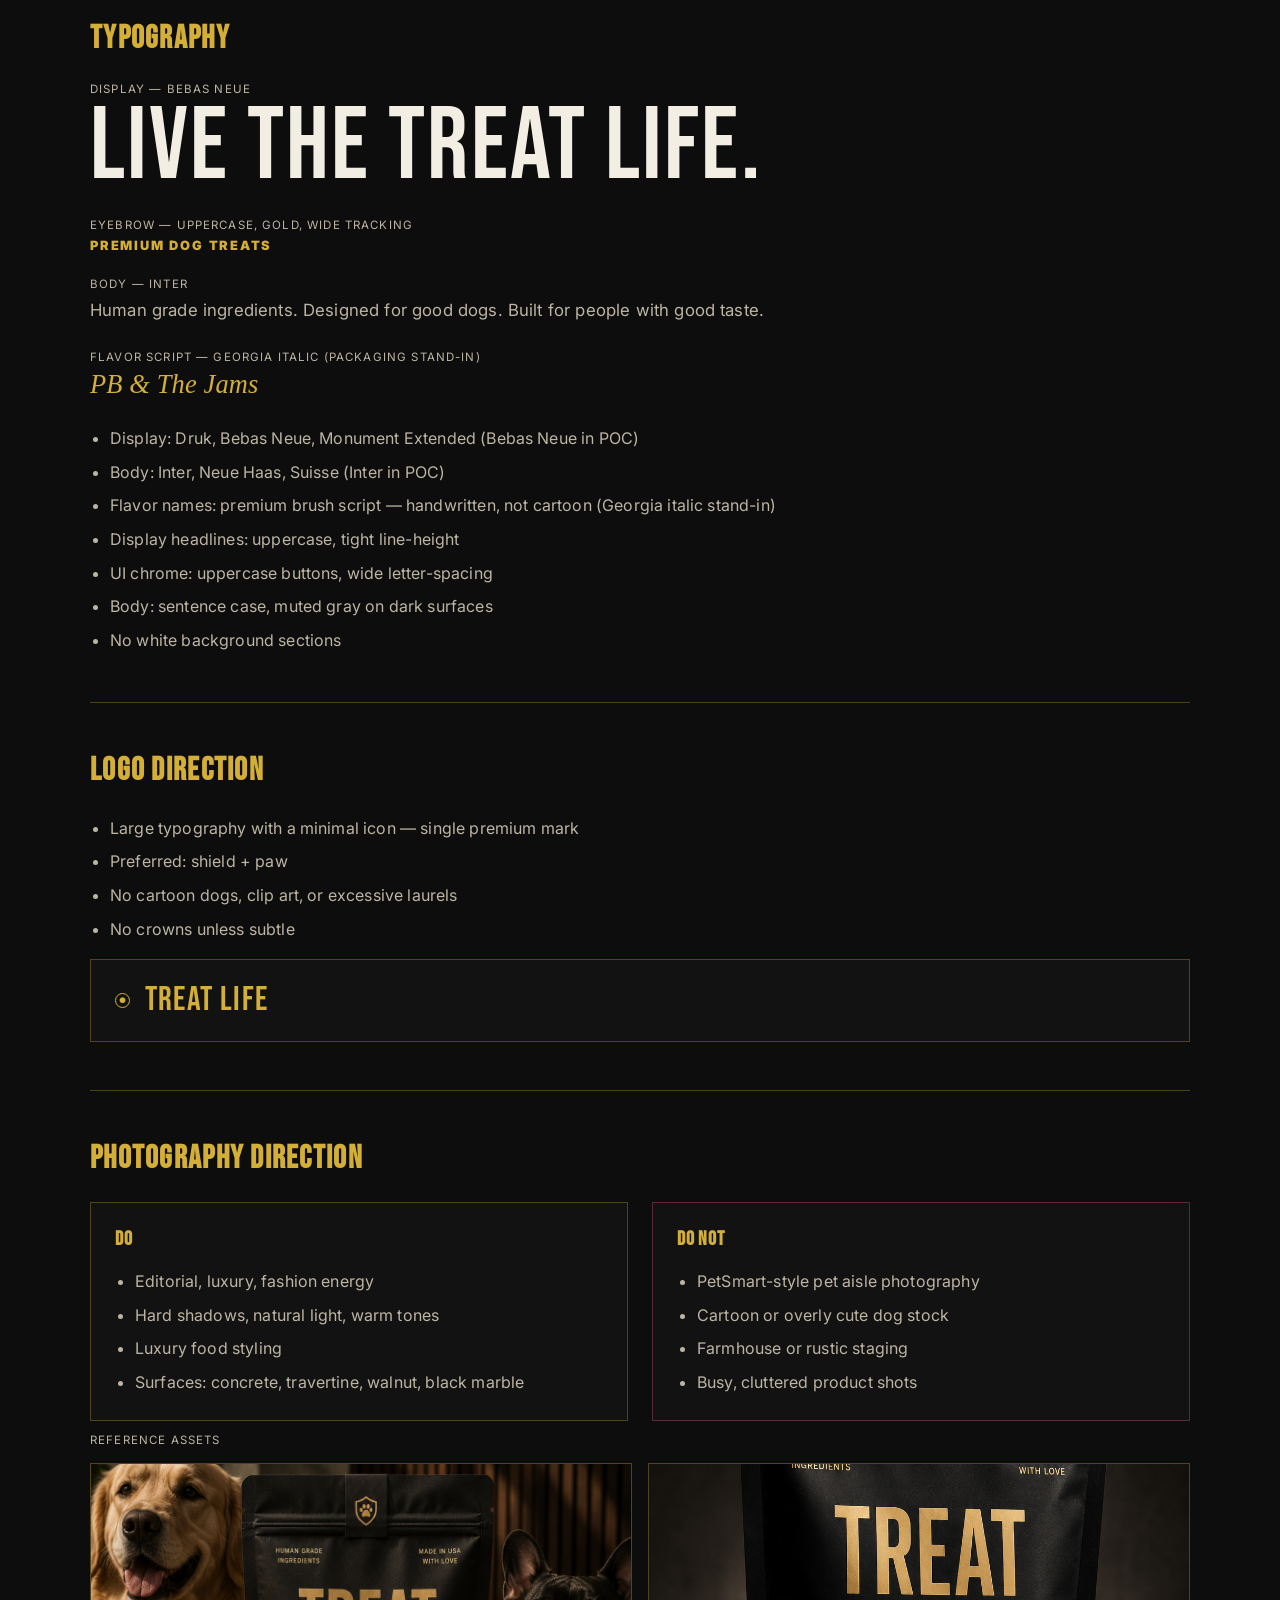
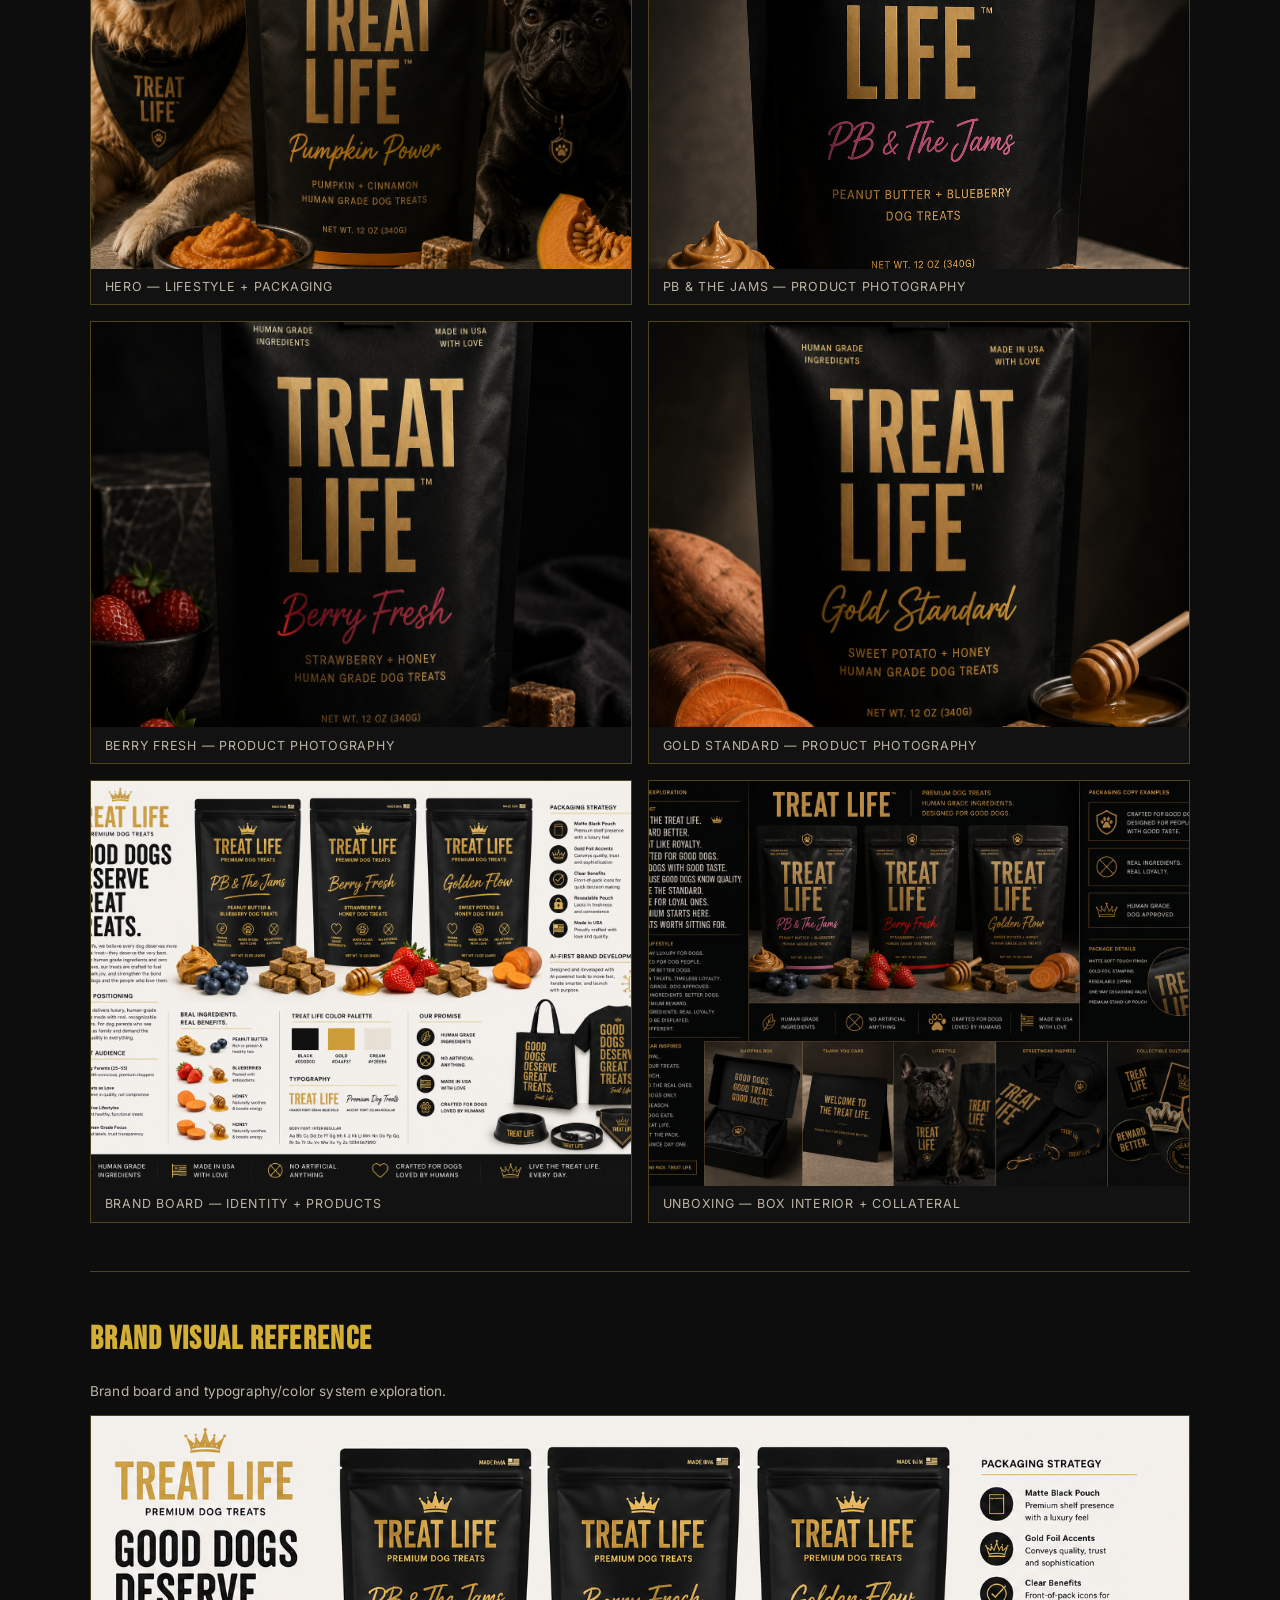
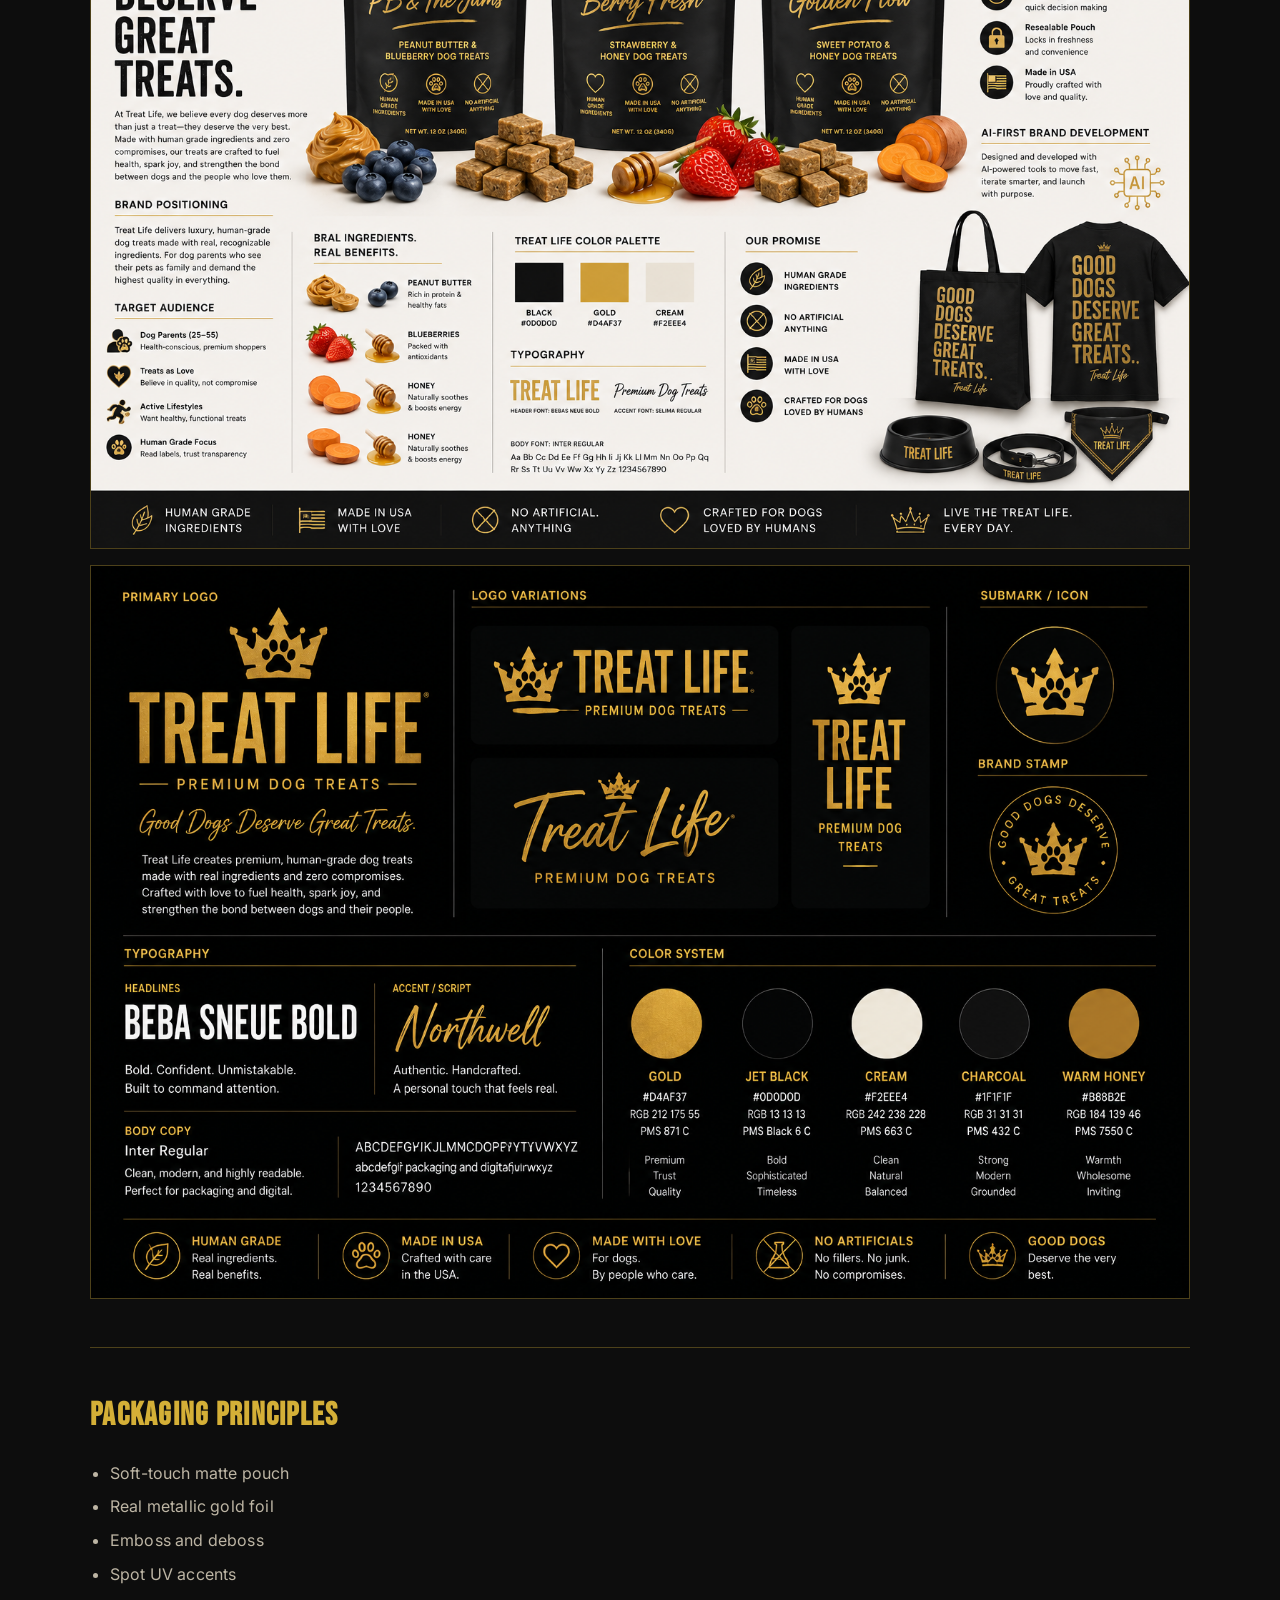
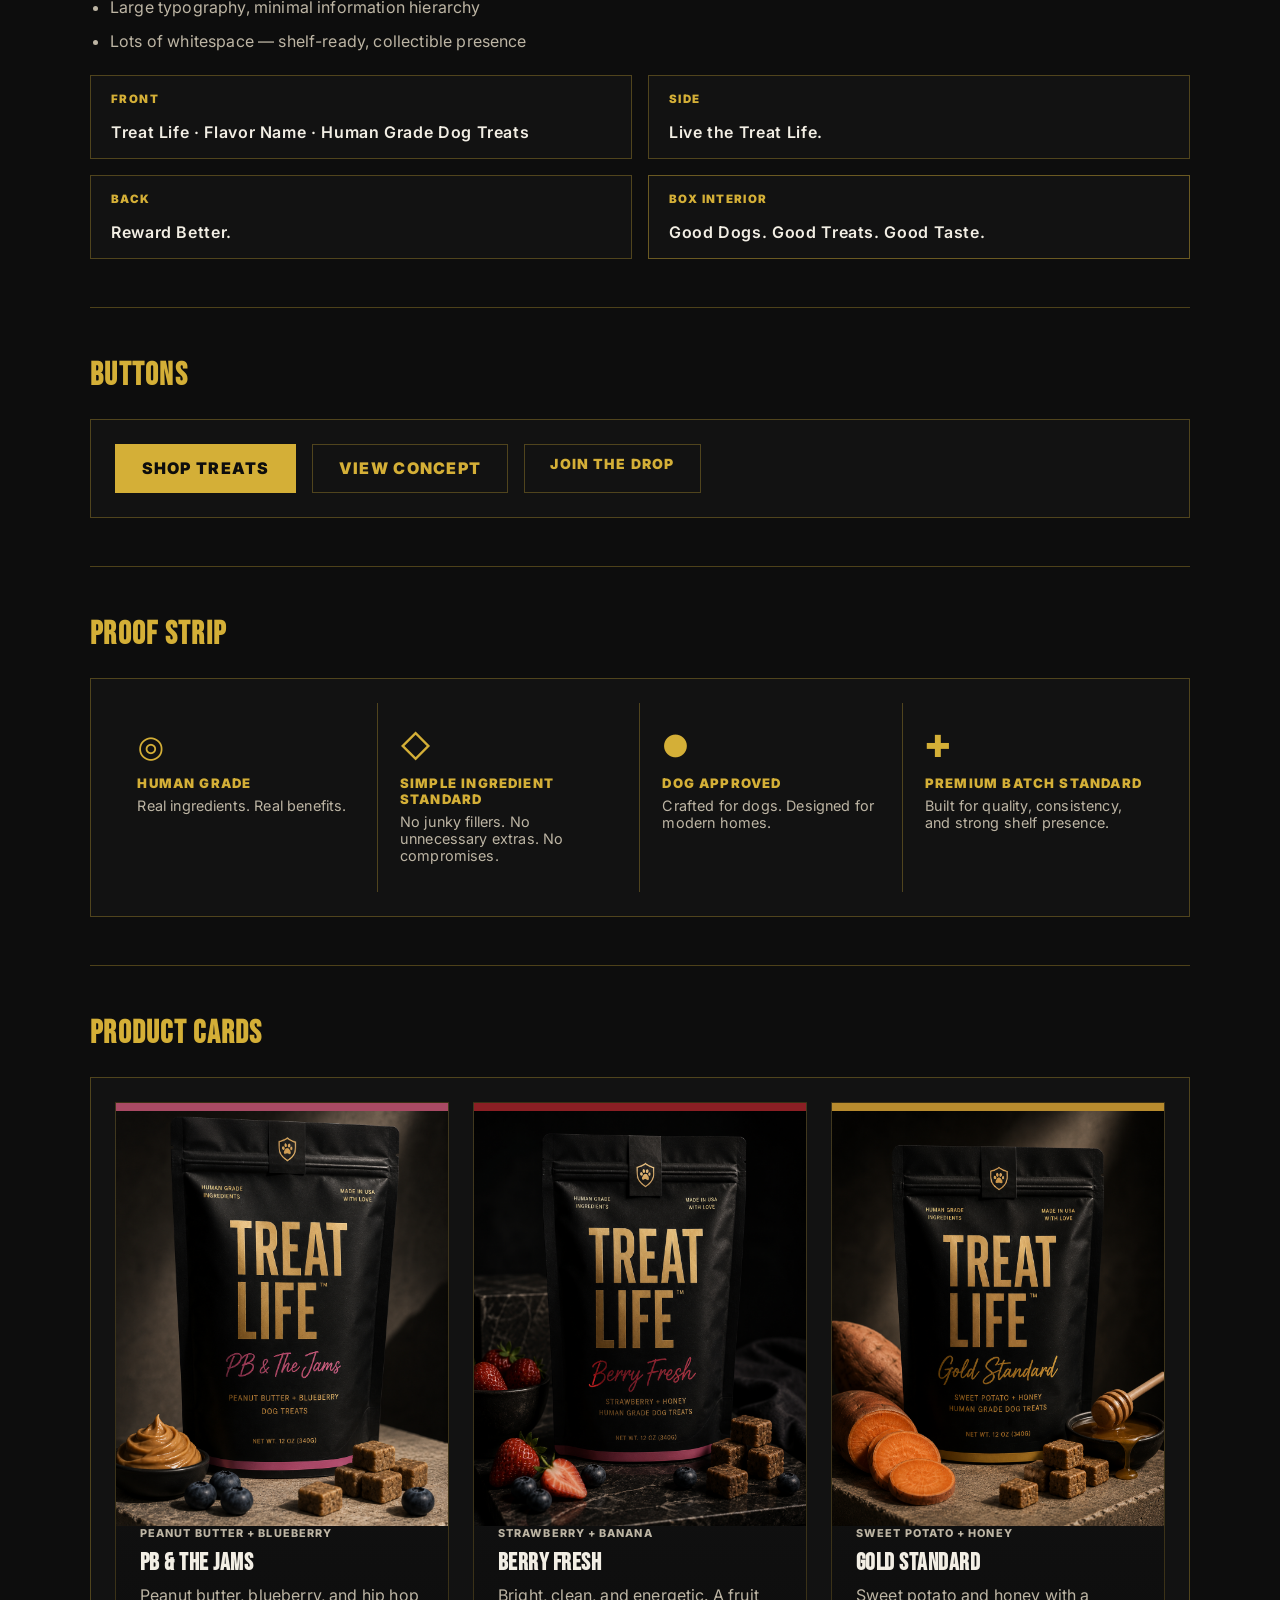
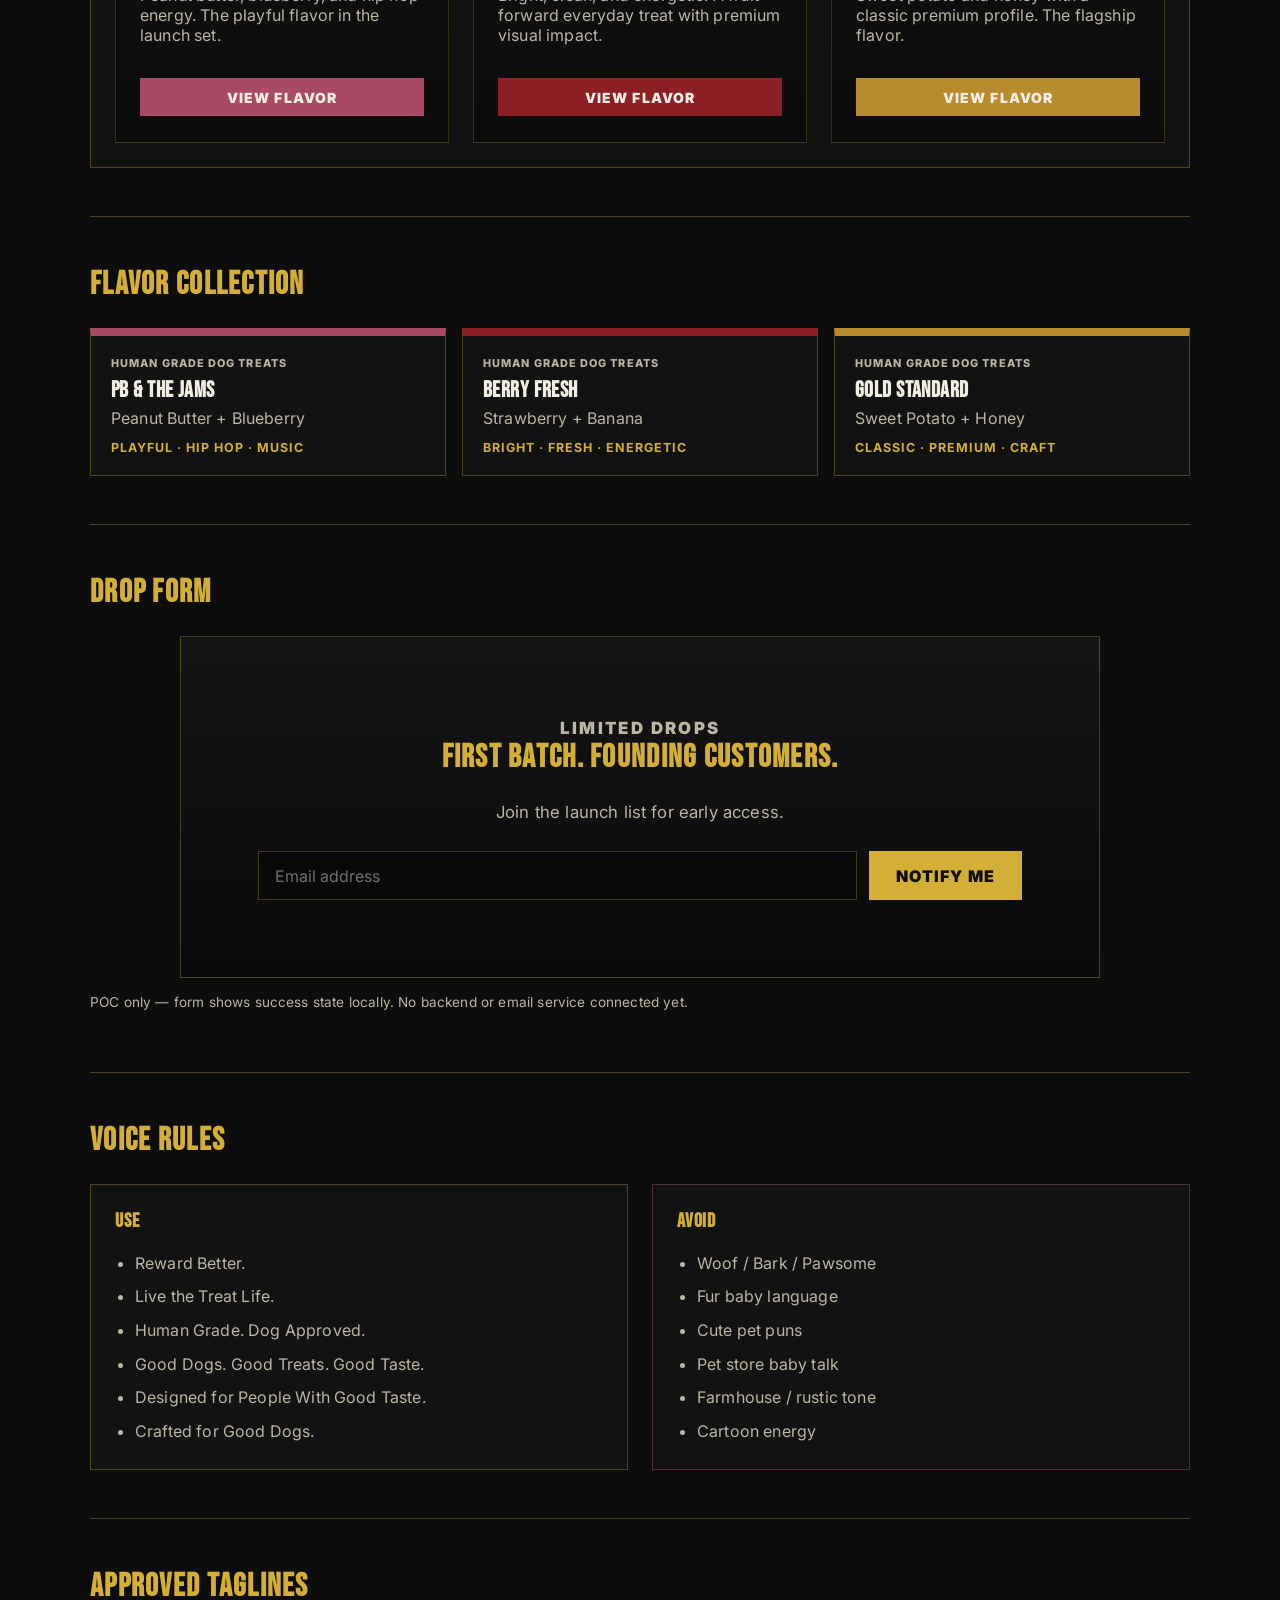
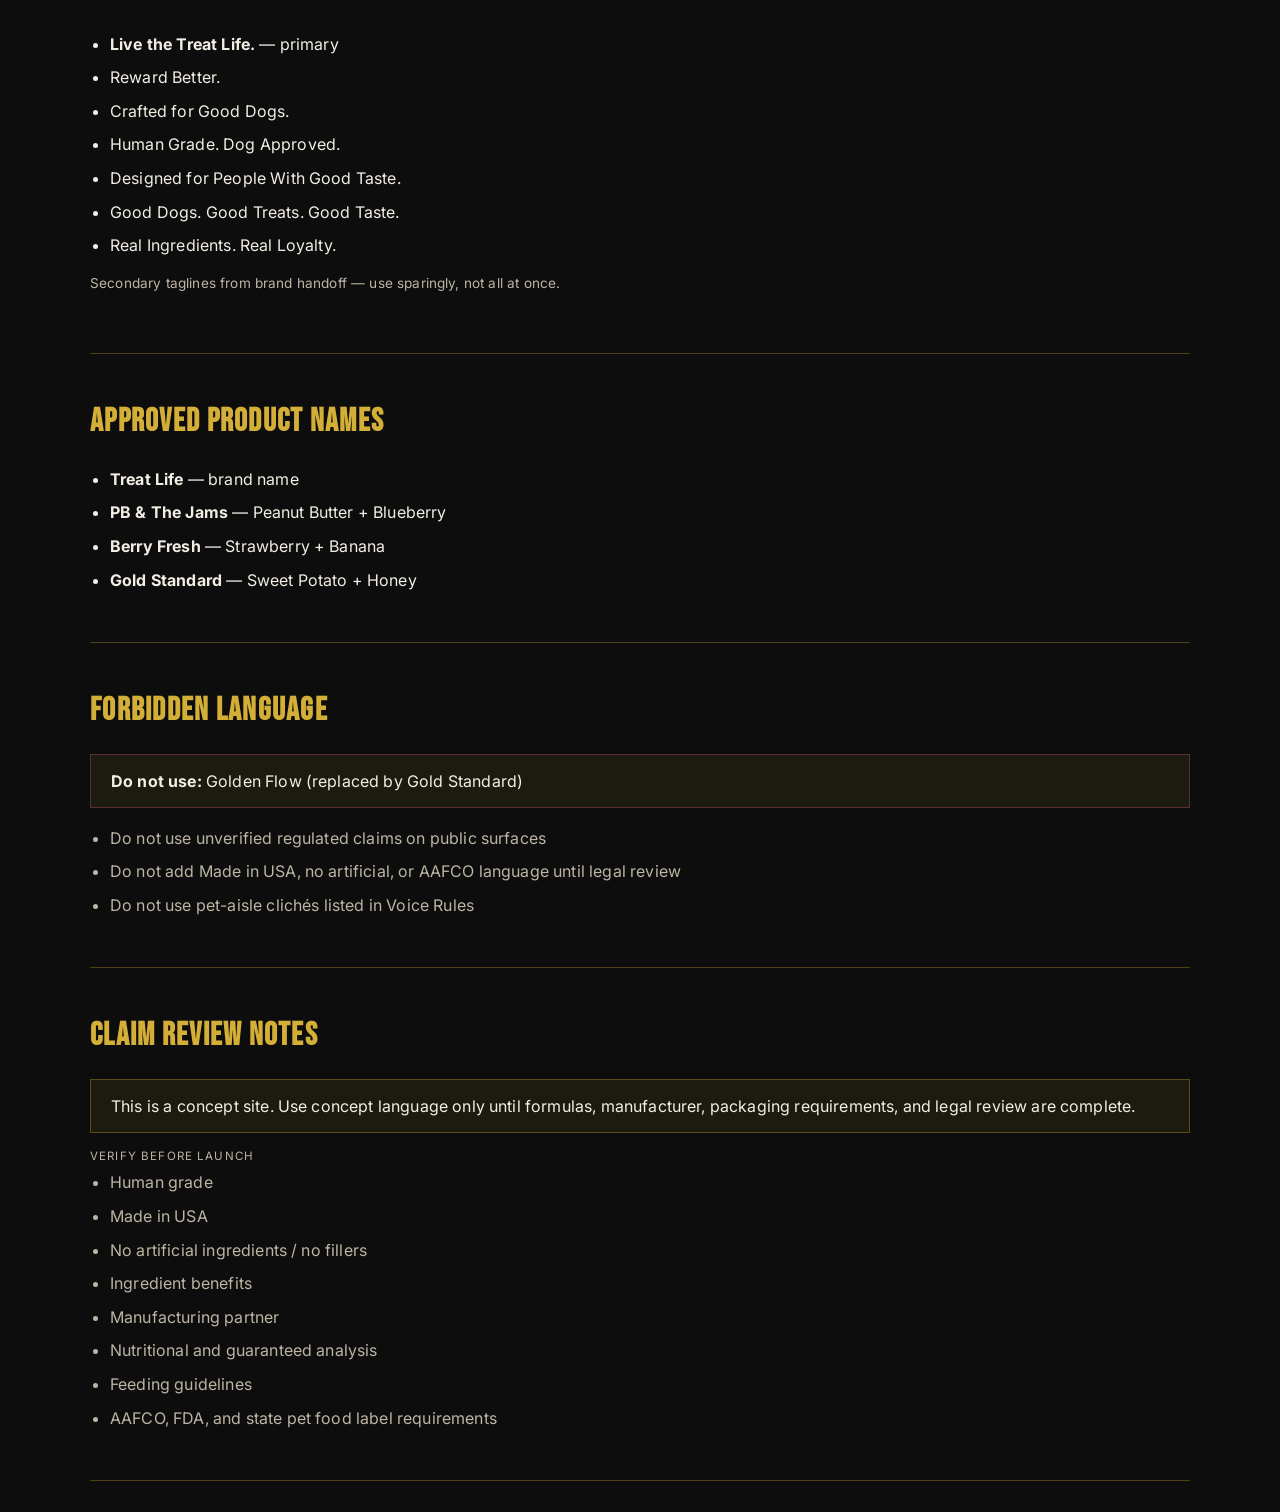
<file: treatlife-ai-design-system/styleguide.html>
<!doctype html>
<html lang="en">
<head>
  <meta charset="utf-8">
  <meta name="viewport" content="width=device-width, initial-scale=1">
  <title>Treat Life Style Guide</title>
  <link rel="preconnect" href="https://fonts.googleapis.com">
  <link rel="preconnect" href="https://fonts.gstatic.com" crossorigin>
  <link href="https://fonts.googleapis.com/css2?family=Bebas+Neue&family=Inter:wght@400;500;600;700;800;900&display=swap" rel="stylesheet">
  <link rel="stylesheet" href="styles.css">
</head>
<body class="sg-page" data-page="styleguide">
  <div class="container">
    <header class="sg-header">
      <p class="eyebrow">Design System</p>
      <h1 class="hero-title sg-title">Treat Life Style Guide</h1>
      <p class="hero-copy">Foundations, components, and voice rules for the Treat Life POC. Tokens: <code>tokens/treatlife.tokens.json</code> · Config: <code>config/</code></p>
      <p class="sg-back"><a href="index.html">← Back to homepage</a></p>
    </header>

    <section class="sg-section">
      <h2>Configuration Architecture</h2>
      <div class="sg-prose">
        <p>This site is a configuration-driven brand system. The visual design, layout, spacing, typography, and components are fixed. Brand identity, marketing copy, product data, and photography paths are separated into configuration layers so multiple brands can reuse the same design system without changing components or CSS.</p>
      </div>
      <p class="sg-type-label">Layer stack</p>
      <div class="sg-packaging-copy">
        <div class="sg-pack-block sg-pack-block-featured">
          <span class="copy-label">Rendered Website</span>
          <p><code>index.html</code> + <code>js/render.js</code></p>
        </div>
        <div class="sg-pack-block">
          <span class="copy-label">Product Data</span>
          <p><code>config/products.js</code></p>
        </div>
        <div class="sg-pack-block">
          <span class="copy-label">Marketing Content</span>
          <p><code>config/copy.js</code></p>
        </div>
        <div class="sg-pack-block">
          <span class="copy-label">Brand Configuration</span>
          <p><code>config/brand.concepts.js</code></p>
        </div>
        <div class="sg-pack-block">
          <span class="copy-label">Design System</span>
          <p><code>tokens/</code> · <code>theme/</code> · <code>styles.css</code></p>
        </div>
      </div>
    </section>

    <section class="sg-section">
      <h2>Design System</h2>
      <div class="sg-prose">
        <p>Visual tokens live in <code>tokens/treatlife.tokens.json</code>, mirror to <code>theme/treatlife.theme.css</code> as <code>--tl-*</code> custom properties, and are consumed by <code>styles.css</code>. Components never hardcode hex values — they use token-backed CSS classes only.</p>
        <p>Token categories: <strong>Colors</strong>, <strong>Typography</strong>, <strong>Spacing</strong>, <strong>Radius</strong>, <strong>Shadows</strong>, <strong>Borders</strong>, <strong>Gradients</strong>, <strong>Component</strong>, <strong>Naming</strong>.</p>
      </div>
    </section>

    <section class="sg-section">
      <h2>Brand Configuration</h2>
      <div class="sg-prose">
        <p>Each brand concept in <code>config/brand.concepts.js</code> defines identity-only fields: <code>name</code>, <code>tagline</code>, <code>logo</code>, <code>favicon</code>, <code>browserTitle</code>, <code>footerBrandName</code>, <code>socialPreviewImage</code>, and <code>copyright</code>.</p>
        <p>Components bind brand values through <code>data-brand-name</code>, <code>data-brand-tagline</code>, and related attributes. Marketing copy and product data stay shared across concepts.</p>
      </div>
      <p class="sg-type-label">Active concepts</p>
      <ul class="sg-list">
        <li><strong>Biggie Bones Treat Co.</strong> — Living That Treat Life.</li>
        <li><strong>Treat Life</strong> — Reward Better.</li>
        <li><strong>Treat Kings</strong> — Built for Good Dogs.</li>
      </ul>
    </section>

    <section class="sg-section">
      <h2>Marketing Content</h2>
      <div class="sg-prose">
        <p>All user-facing copy lives in <code>config/copy.js</code> under structured keys: <code>copy.hero</code>, <code>copy.about</code>, <code>copy.products</code>, <code>copy.cta</code>, <code>copy.footer</code>, and more. The renderer binds copy to DOM nodes via <code>data-copy-*</code> attributes.</p>
        <p>To launch a new brand on this system, swap the brand concept — not the component markup.</p>
      </div>
    </section>

    <section class="sg-section">
      <h2>Product Data</h2>
      <div class="sg-prose">
        <p>Products are defined in <code>config/products.js</code> with <code>id</code>, <code>name</code>, <code>flavor</code>, <code>description</code>, <code>imageKey</code>, <code>category</code>, and card styling fields. The Product Grid component in <code>js/components.js</code> renders cards from this data — no hardcoded product HTML in pages.</p>
      </div>
    </section>

    <section class="sg-section">
      <h2>Photography</h2>
      <div class="sg-prose">
        <p>All image paths are centralized in <code>config/images.js</code> as per-concept sets under <code>assets/biggiebones/</code>, <code>assets/treatlife/</code>, and <code>assets/treatkings/</code>. The Concept Switcher swaps the active image set instantly.</p>
      </div>
    </section>

    <section class="sg-section">
      <h2>Component Architecture</h2>
      <div class="sg-prose">
        <p>Reusable section renderers live in <code>js/components.js</code>: Hero bindings, Proof Strip, Product Grid, Product Card, Copy System, CTA, and Footer. Class name contracts are documented in <code>components/component-rules.md</code>.</p>
        <p>The homepage and style guide share the same Product Grid and Proof Strip markup — one source, no duplication.</p>
      </div>
    </section>

    <section class="sg-section">
      <h2>Concept Switching</h2>
      <div class="sg-prose">
        <p>A developer-only Concept Switcher (bottom-right on the homepage) swaps the active brand configuration and asset set. Switching updates: logo text, brand name, tagline, browser title, footer brand name, favicon placeholder, and all photography from the matching <code>assets/{concept}/</code> folder.</p>
        <p>Layout, spacing, colors, product names, and marketing copy remain unchanged.</p>
      </div>
    </section>

    <section class="sg-section">
      <h2>Product Detail Page</h2>
      <div class="sg-prose">
        <p>Product detail pages live at <code>product.html?id={product-id}</code> and render from <code>config/products.js</code> + <code>config/copy.js</code> via <code>TL_COMPONENTS.renderProductDetail()</code>.</p>
        <p>Each product includes: name, flavor/collection, hero image, short description, key benefits, ingredients, size, price placeholder, quantity selector, Add to Cart, Buy Now (concept only), nutrition details, shipping note, and related products.</p>
      </div>
      <p class="sg-type-label">Example URLs</p>
      <ul class="sg-list">
        <li><a href="product.html?id=flavor-pb-jams">PB &amp; The Jams</a></li>
        <li><a href="product.html?id=flavor-berry-fresh">Berry Fresh</a></li>
        <li><a href="product.html?id=flavor-gold-standard">Gold Standard</a></li>
      </ul>
    </section>

    <section class="sg-section">
      <h2>Brand Overview</h2>
      <div class="sg-prose">
        <p>Treat Life is a premium lifestyle dog brand built for design-conscious dog owners. This is not another pet food company.</p>
        <p>Dog treats good enough to leave on the counter instead of hiding in the pantry.</p>
        <p><strong>Mission:</strong> Create premium dog treats worthy of premium homes.</p>
        <p><strong>Positioning:</strong> Premium nutrition + streetwear energy + modern design + collectibility + lifestyle.</p>
        <p><strong>Reference brands:</strong> Kith, Apple, Supreme, Liquid Death, Aesop — not PetSmart.</p>
        <p><strong>Product:</strong> Human grade dog treats — three launch flavors with flavor-specific accent colors.</p>
        <p><strong>Tagline:</strong> Live the Treat Life.</p>
      </div>
    </section>

    <section class="sg-section">
      <h2>Target Customer</h2>
      <div class="sg-prose">
        <p>Not every dog owner. We build for people who already appreciate thoughtful design and premium consumer goods.</p>
        <p>Their dog is an extension of their lifestyle.</p>
      </div>
      <p class="sg-type-label">Brand affinities</p>
      <div class="sg-tags">
        <span class="sg-tag">Nike</span>
        <span class="sg-tag">Kith</span>
        <span class="sg-tag">Supreme</span>
        <span class="sg-tag">New Balance</span>
        <span class="sg-tag">Apple</span>
        <span class="sg-tag">Aimé Leon Dore</span>
        <span class="sg-tag">Leica</span>
        <span class="sg-tag">Aesop</span>
        <span class="sg-tag">Fellow</span>
        <span class="sg-tag">On Running</span>
      </div>
      <p class="sg-type-label">What they buy</p>
      <div class="sg-tags">
        <span class="sg-tag">Specialty coffee</span>
        <span class="sg-tag">Vinyl</span>
        <span class="sg-tag">Premium clothing</span>
        <span class="sg-tag">Modern furniture</span>
        <span class="sg-tag">Designer accessories</span>
      </div>
    </section>

    <section class="sg-section">
      <h2>Core Brand Values</h2>
      <div class="sg-tags">
        <span class="sg-tag sg-tag-gold">Premium</span>
        <span class="sg-tag sg-tag-gold">Minimal</span>
        <span class="sg-tag sg-tag-gold">Modern</span>
        <span class="sg-tag sg-tag-gold">Confident</span>
        <span class="sg-tag sg-tag-gold">Authentic</span>
        <span class="sg-tag sg-tag-gold">Collectible</span>
        <span class="sg-tag sg-tag-gold">Timeless</span>
        <span class="sg-tag sg-tag-gold">Designed</span>
        <span class="sg-tag sg-tag-gold">Human Grade</span>
      </div>
    </section>

    <section class="sg-section">
      <h2>Color Tokens</h2>
      <div class="sg-swatches">
        <div class="sg-swatch"><div class="sg-swatch-color sg-swatch-black"></div><div class="sg-swatch-label">--tl-black</div></div>
        <div class="sg-swatch"><div class="sg-swatch-color sg-swatch-ink"></div><div class="sg-swatch-label">--tl-ink</div></div>
        <div class="sg-swatch"><div class="sg-swatch-color sg-swatch-gold"></div><div class="sg-swatch-label">--tl-gold</div></div>
        <div class="sg-swatch"><div class="sg-swatch-color sg-swatch-cream"></div><div class="sg-swatch-label">--tl-cream</div></div>
        <div class="sg-swatch"><div class="sg-swatch-color sg-swatch-muted"></div><div class="sg-swatch-label">--tl-muted</div></div>
        <div class="sg-swatch"><div class="sg-swatch-color sg-swatch-pb"></div><div class="sg-swatch-label">--tl-pink · PB &amp; The Jams</div></div>
        <div class="sg-swatch"><div class="sg-swatch-color sg-swatch-berry"></div><div class="sg-swatch-label">--tl-berry · Berry Fresh</div></div>
        <div class="sg-swatch"><div class="sg-swatch-color sg-swatch-mustard"></div><div class="sg-swatch-label">--tl-mustard · Gold Standard</div></div>
      </div>
      <p class="sg-note">Hex values live in <code>tokens/treatlife.tokens.json</code>. Swatches read from <code>theme/treatlife.theme.css</code>.</p>
    </section>

    <section class="sg-section">
      <h2>Typography</h2>
      <div class="sg-type-sample">
        <p class="sg-type-label">Display — Bebas Neue</p>
        <p class="hero-title sg-display-sample">Live the Treat Life.</p>
      </div>
      <div class="sg-type-sample">
        <p class="sg-type-label">Eyebrow — uppercase, gold, wide tracking</p>
        <p class="eyebrow">Premium Dog Treats</p>
      </div>
      <div class="sg-type-sample">
        <p class="sg-type-label">Body — Inter</p>
        <p class="story-copy">Human grade ingredients. Designed for good dogs. Built for people with good taste.</p>
      </div>
      <div class="sg-type-sample">
        <p class="sg-type-label">Flavor script — Georgia italic (packaging stand-in)</p>
        <p class="sg-flavor-script">PB &amp; The Jams</p>
      </div>
      <ul class="sg-list">
        <li>Display: Druk, Bebas Neue, Monument Extended (Bebas Neue in POC)</li>
        <li>Body: Inter, Neue Haas, Suisse (Inter in POC)</li>
        <li>Flavor names: premium brush script — handwritten, not cartoon (Georgia italic stand-in)</li>
        <li>Display headlines: uppercase, tight line-height</li>
        <li>UI chrome: uppercase buttons, wide letter-spacing</li>
        <li>Body: sentence case, muted gray on dark surfaces</li>
        <li>No white background sections</li>
      </ul>
    </section>

    <section class="sg-section">
      <h2>Logo Direction</h2>
      <ul class="sg-list">
        <li>Large typography with a minimal icon — single premium mark</li>
        <li>Preferred: shield + paw</li>
        <li>No cartoon dogs, clip art, or excessive laurels</li>
        <li>No crowns unless subtle</li>
      </ul>
      <div class="sg-component-preview sg-logo-preview">
        <span class="tl-shield" aria-hidden="true">●</span>
        <span class="tl-logo">Treat Life</span>
      </div>
    </section>

    <section class="sg-section">
      <h2>Photography Direction</h2>
      <div class="sg-rules-grid">
        <div class="sg-rules-card">
          <h3>Do</h3>
          <ul class="sg-list">
            <li>Editorial, luxury, fashion energy</li>
            <li>Hard shadows, natural light, warm tones</li>
            <li>Luxury food styling</li>
            <li>Surfaces: concrete, travertine, walnut, black marble</li>
          </ul>
        </div>
        <div class="sg-rules-card sg-rules-forbidden">
          <h3>Do not</h3>
          <ul class="sg-list">
            <li>PetSmart-style pet aisle photography</li>
            <li>Cartoon or overly cute dog stock</li>
            <li>Farmhouse or rustic staging</li>
            <li>Busy, cluttered product shots</li>
          </ul>
        </div>
      </div>
      <p class="sg-type-label">Reference assets</p>
      <div class="sg-photo-grid" data-mount-sg-photos>
        <figure class="sg-photo-card">
          <img data-sg-image="hero" src="" alt="">
          <figcaption>Hero — lifestyle + packaging</figcaption>
        </figure>
        <figure class="sg-photo-card">
          <img data-sg-image="pb-jams" src="" alt="">
          <figcaption>PB &amp; The Jams — product photography</figcaption>
        </figure>
        <figure class="sg-photo-card">
          <img data-sg-image="berry-fresh" src="" alt="">
          <figcaption>Berry Fresh — product photography</figcaption>
        </figure>
        <figure class="sg-photo-card">
          <img data-sg-image="gold-standard" src="" alt="">
          <figcaption>Gold Standard — product photography</figcaption>
        </figure>
        <figure class="sg-photo-card">
          <img data-sg-image="brandBoard" src="" alt="">
          <figcaption>Brand board — identity + products</figcaption>
        </figure>
        <figure class="sg-photo-card">
          <img data-sg-image="unboxing" src="" alt="">
          <figcaption>Unboxing — box interior + collateral</figcaption>
        </figure>
      </div>
    </section>

    <section class="sg-section">
      <h2>Brand Visual Reference</h2>
      <p class="sg-note">Brand board and typography/color system exploration.</p>
      <div class="sg-brand-visual" data-sg-image-wrap="brandBoard">
        <img data-sg-image="brandBoard" src="" alt="">
      </div>
      <div class="sg-brand-visual" style="margin-top: 1rem;" data-sg-image-wrap="styleGuide">
        <img data-sg-image="styleGuide" src="" alt="">
      </div>
    </section>

    <section class="sg-section">
      <h2>Packaging Principles</h2>
      <ul class="sg-list">
        <li>Soft-touch matte pouch</li>
        <li>Real metallic gold foil</li>
        <li>Emboss and deboss</li>
        <li>Spot UV accents</li>
        <li>Large typography, minimal information hierarchy</li>
        <li>Lots of whitespace — shelf-ready, collectible presence</li>
      </ul>
      <div class="sg-packaging-copy">
        <div class="sg-pack-block">
          <span class="copy-label">Front</span>
          <p>Treat Life · Flavor Name · Human Grade Dog Treats</p>
        </div>
        <div class="sg-pack-block">
          <span class="copy-label">Side</span>
          <p>Live the Treat Life.</p>
        </div>
        <div class="sg-pack-block">
          <span class="copy-label">Back</span>
          <p>Reward Better.</p>
        </div>
        <div class="sg-pack-block sg-pack-block-featured">
          <span class="copy-label">Box Interior</span>
          <p>Good Dogs. Good Treats. Good Taste.</p>
        </div>
      </div>
    </section>

    <section class="sg-section">
      <h2>Buttons</h2>
      <div class="sg-component-preview sg-flex-row">
        <a href="index.html#treats" class="btn btn-gold btn-lg">Shop Treats</a>
        <a href="index.html#brand" class="btn btn-ghost btn-lg">View Concept</a>
        <a href="index.html#drop" class="btn btn-outline-gold">Join the Drop</a>
      </div>
    </section>

    <section class="sg-section">
      <h2>Proof Strip</h2>
      <div class="sg-component-preview sg-component-preview-wide">
        <div class="value-grid sg-proof-demo" data-mount-sg-proof-strip></div>
      </div>
    </section>

    <section class="sg-section">
      <h2>Product Cards</h2>
      <div class="sg-component-preview sg-component-preview-wide">
        <div class="product-grid sg-product-demo" data-mount-sg-product-grid></div>
      </div>
    </section>

    <section class="sg-section">
      <h2>Flavor Collection</h2>
      <div class="sg-flavor-grid">
        <article class="sg-flavor-card sg-flavor-pb">
          <span class="accent-label">Human Grade Dog Treats</span>
          <h3>PB &amp; The Jams</h3>
          <p>Peanut Butter + Blueberry</p>
          <p class="sg-flavor-mood">Playful · Hip hop · Music</p>
        </article>
        <article class="sg-flavor-card sg-flavor-berry">
          <span class="accent-label">Human Grade Dog Treats</span>
          <h3>Berry Fresh</h3>
          <p>Strawberry + Banana</p>
          <p class="sg-flavor-mood">Bright · Fresh · Energetic</p>
        </article>
        <article class="sg-flavor-card sg-flavor-gold">
          <span class="accent-label">Human Grade Dog Treats</span>
          <h3>Gold Standard</h3>
          <p>Sweet Potato + Honey</p>
          <p class="sg-flavor-mood">Classic · Premium · Craft</p>
        </article>
      </div>
    </section>

    <section class="sg-section">
      <h2>Drop Form</h2>
      <div class="drop-panel text-center">
        <p class="eyebrow">Limited Drops</p>
        <h2>First batch. Founding customers.</h2>
        <p>Join the launch list for early access.</p>
        <form class="drop-form" id="dropForm">
          <label class="sr-only" for="sg-drop-email">Email address</label>
          <input id="sg-drop-email" type="email" class="form-control" placeholder="Email address" required>
          <button class="btn btn-gold btn-lg" type="submit">Notify Me</button>
        </form>
        <p class="drop-success" id="dropSuccess" role="status" hidden>
          You are on the list. Welcome to the Treat Life.
        </p>
      </div>
      <p class="sg-note">POC only — form shows success state locally. No backend or email service connected yet.</p>
    </section>

    <section class="sg-section">
      <h2>Voice Rules</h2>
      <div class="sg-rules-grid">
        <div class="sg-rules-card">
          <h3>Use</h3>
          <ul class="sg-list">
            <li>Reward Better.</li>
            <li>Live the Treat Life.</li>
            <li>Human Grade. Dog Approved.</li>
            <li>Good Dogs. Good Treats. Good Taste.</li>
            <li>Designed for People With Good Taste.</li>
            <li>Crafted for Good Dogs.</li>
          </ul>
        </div>
        <div class="sg-rules-card sg-rules-forbidden">
          <h3>Avoid</h3>
          <ul class="sg-list">
            <li>Woof / Bark / Pawsome</li>
            <li>Fur baby language</li>
            <li>Cute pet puns</li>
            <li>Pet store baby talk</li>
            <li>Farmhouse / rustic tone</li>
            <li>Cartoon energy</li>
          </ul>
        </div>
      </div>
    </section>

    <section class="sg-section">
      <h2>Approved Taglines</h2>
      <ul class="sg-list sg-list-approved">
        <li><strong>Live the Treat Life.</strong> — primary</li>
        <li>Reward Better.</li>
        <li>Crafted for Good Dogs.</li>
        <li>Human Grade. Dog Approved.</li>
        <li>Designed for People With Good Taste.</li>
        <li>Good Dogs. Good Treats. Good Taste.</li>
        <li>Real Ingredients. Real Loyalty.</li>
      </ul>
      <p class="sg-note">Secondary taglines from brand handoff — use sparingly, not all at once.</p>
    </section>

    <section class="sg-section">
      <h2>Approved Product Names</h2>
      <ul class="sg-list sg-list-approved">
        <li><strong>Treat Life</strong> — brand name</li>
        <li><strong>PB &amp; The Jams</strong> — Peanut Butter + Blueberry</li>
        <li><strong>Berry Fresh</strong> — Strawberry + Banana</li>
        <li><strong>Gold Standard</strong> — Sweet Potato + Honey</li>
      </ul>
    </section>

    <section class="sg-section">
      <h2>Forbidden Language</h2>
      <div class="sg-callout sg-callout-warn">
        <p><strong>Do not use:</strong> Golden Flow (replaced by Gold Standard)</p>
      </div>
      <ul class="sg-list">
        <li>Do not use unverified regulated claims on public surfaces</li>
        <li>Do not add Made in USA, no artificial, or AAFCO language until legal review</li>
        <li>Do not use pet-aisle clichés listed in Voice Rules</li>
      </ul>
    </section>

    <section class="sg-section">
      <h2>Claim Review Notes</h2>
      <div class="sg-callout">
        <p>This is a concept site. Use concept language only until formulas, manufacturer, packaging requirements, and legal review are complete.</p>
      </div>
      <p class="sg-type-label">Verify before launch</p>
      <ul class="sg-list">
        <li>Human grade</li>
        <li>Made in USA</li>
        <li>No artificial ingredients / no fillers</li>
        <li>Ingredient benefits</li>
        <li>Manufacturing partner</li>
        <li>Nutritional and guaranteed analysis</li>
        <li>Feeding guidelines</li>
        <li>AAFCO, FDA, and state pet food label requirements</li>
      </ul>
    </section>
  </div>

  <script src="config/images.js"></script>
  <script src="config/products.js"></script>
  <script src="config/copy.js"></script>
  <script src="config/brand.concepts.js"></script>
  <script src="config/index.js"></script>
  <script src="js/components.js"></script>
  <script src="js/render.js"></script>
  <script src="main.js"></script>
</body>
</html>
</file>
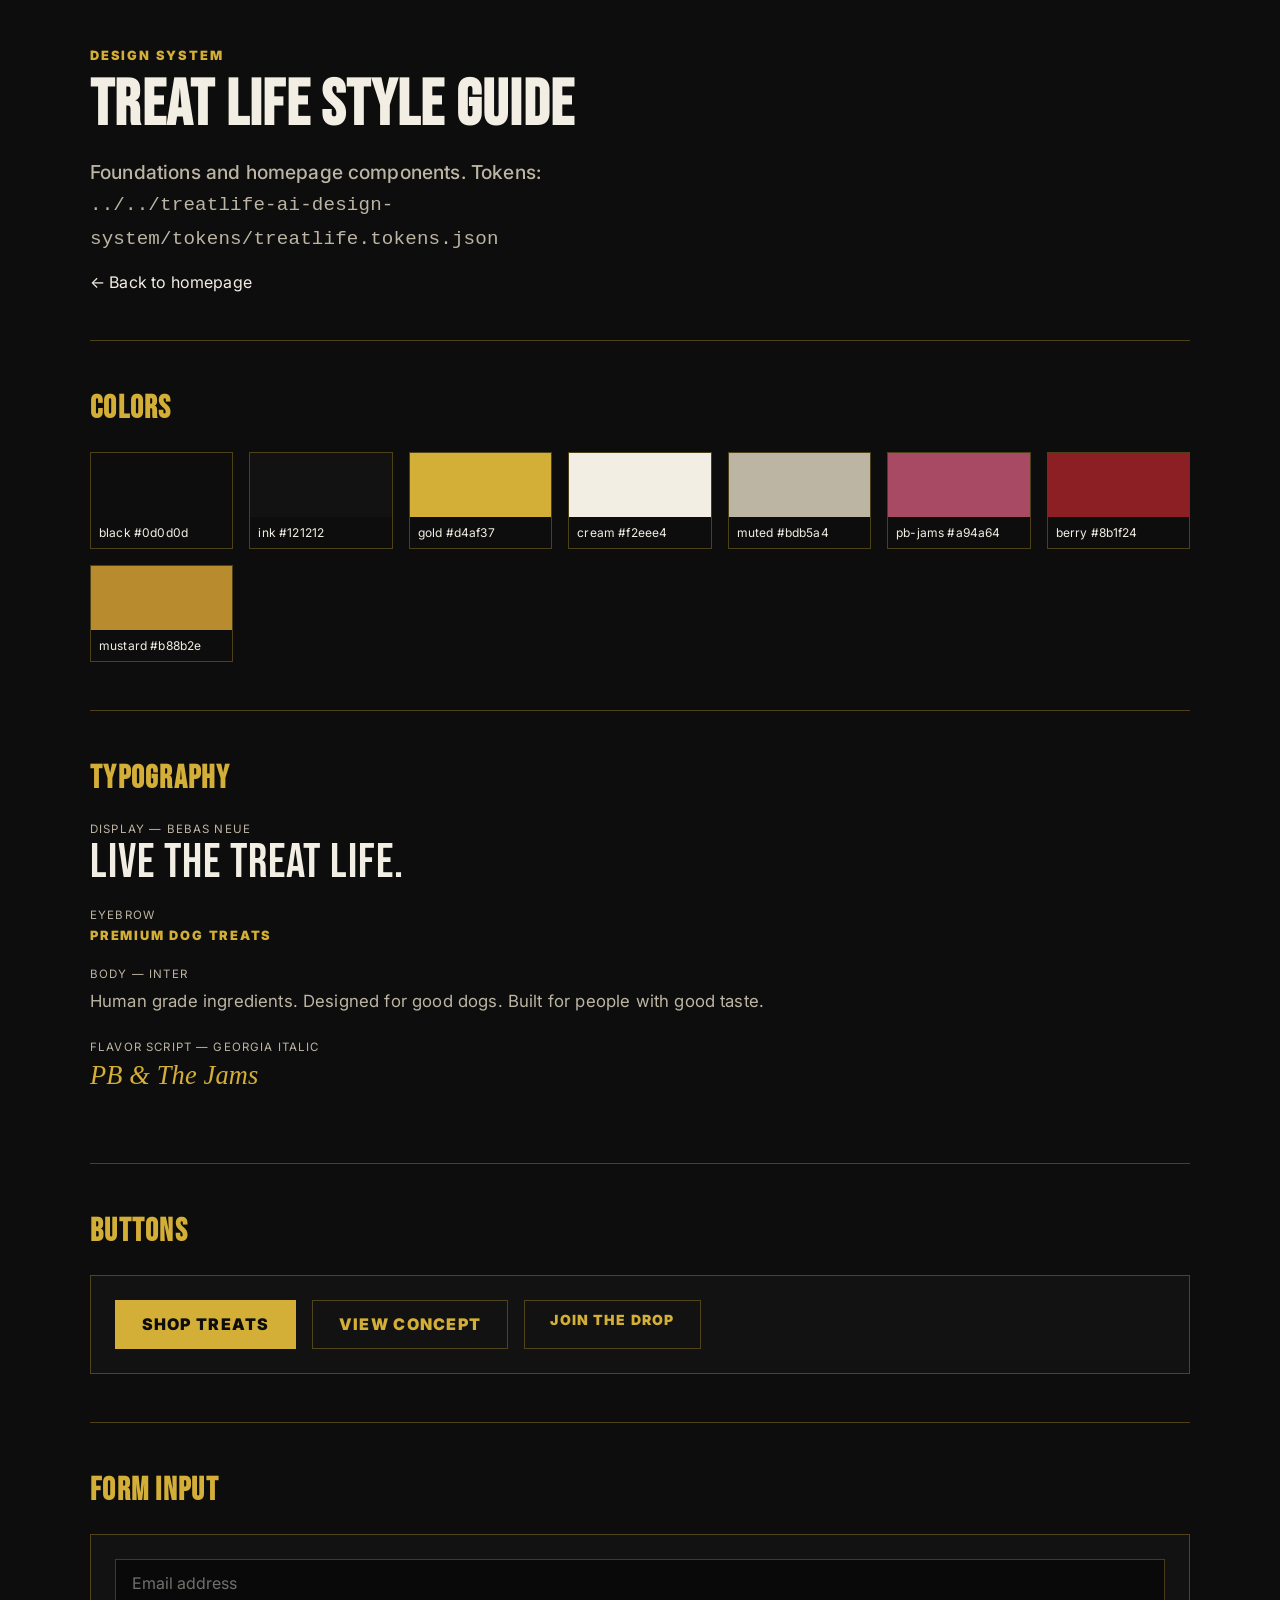
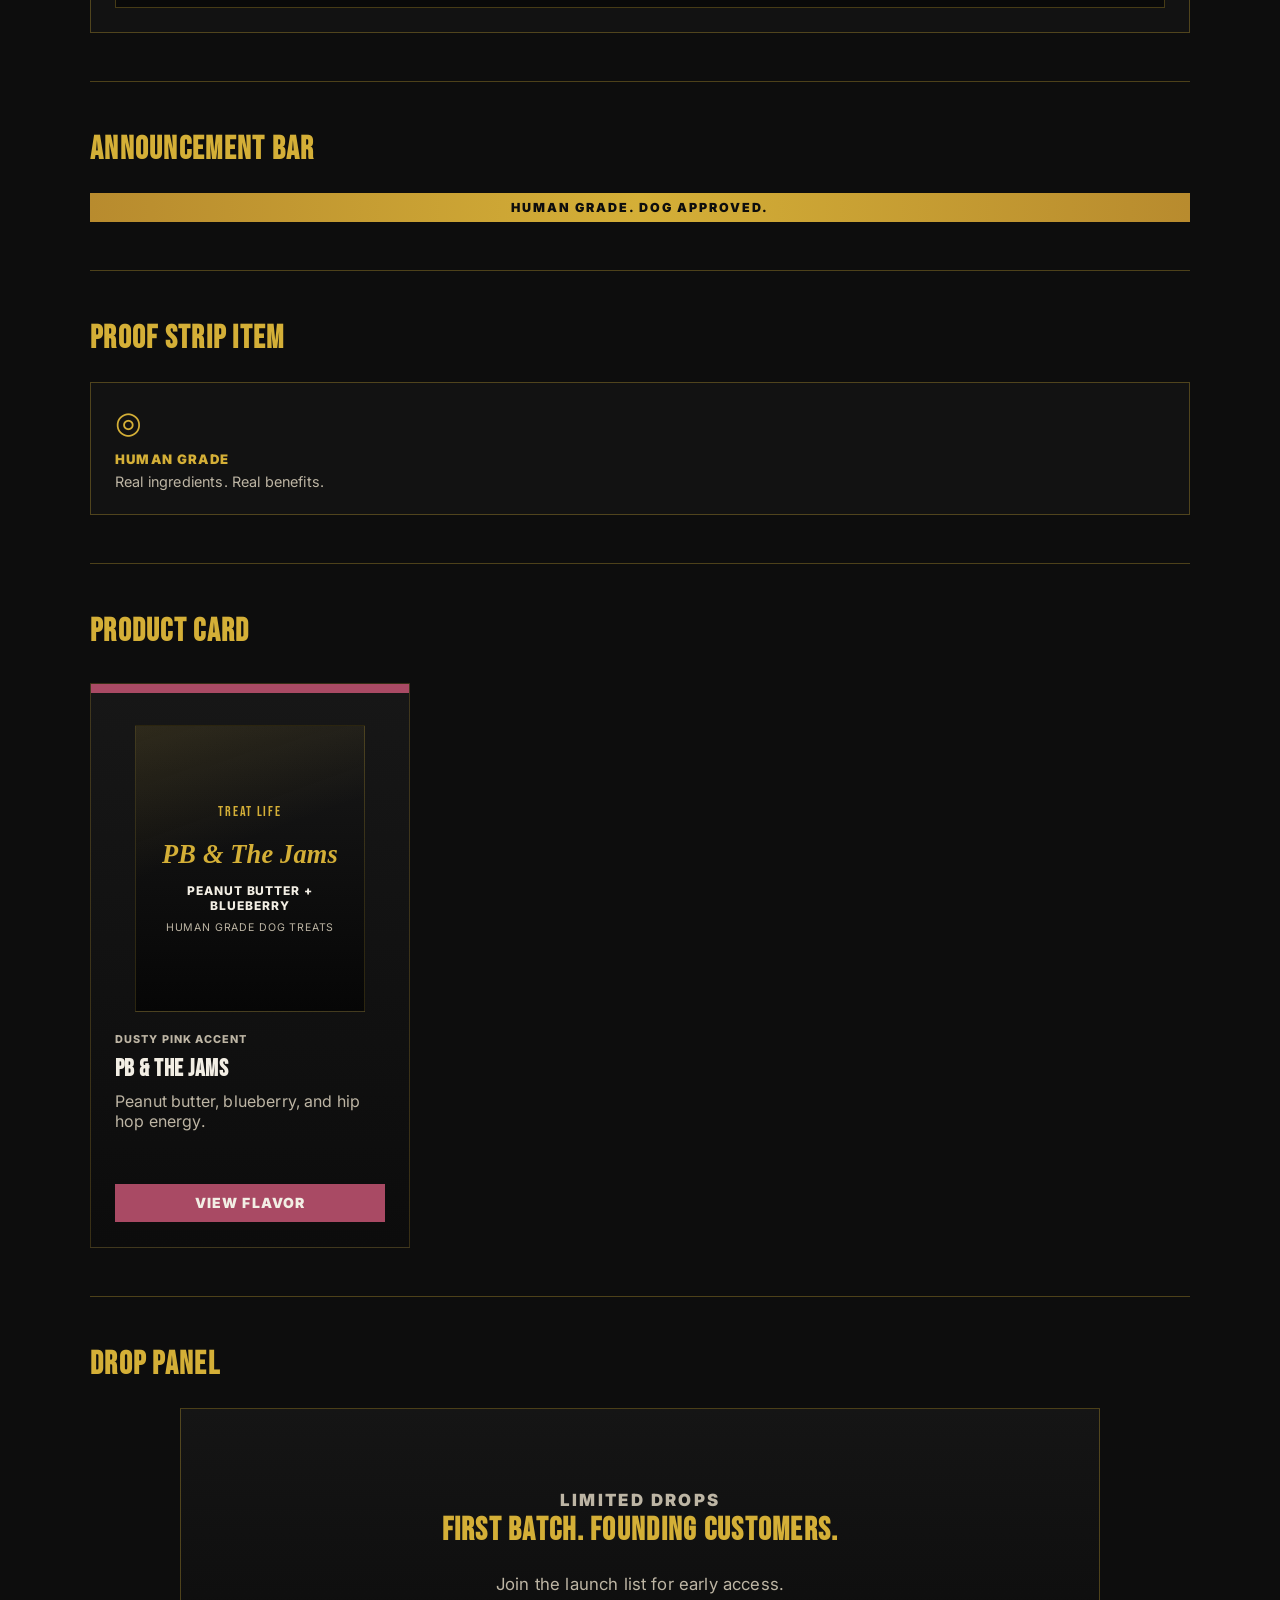
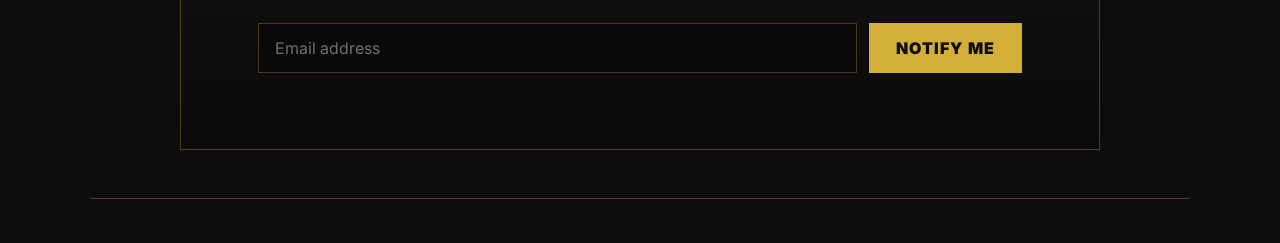
<file: _archive/v1/website/styleguide.html>
<!doctype html>
<html lang="en">
<head>
  <meta charset="utf-8">
  <meta name="viewport" content="width=device-width, initial-scale=1">
  <title>Treat Life Style Guide</title>
  <link rel="preconnect" href="https://fonts.googleapis.com">
  <link rel="preconnect" href="https://fonts.gstatic.com" crossorigin>
  <link href="https://fonts.googleapis.com/css2?family=Bebas+Neue&family=Inter:wght@400;500;600;700;800;900&display=swap" rel="stylesheet">
  <link rel="stylesheet" href="styles.css">
</head>
<body class="sg-page">
  <div class="container">
    <header class="sg-header">
      <p class="eyebrow">Design System</p>
      <h1 class="hero-title" style="font-size: clamp(2.5rem, 6vw, 4rem);">Treat Life Style Guide</h1>
      <p class="hero-copy">Foundations and homepage components. Tokens: <code>../../treatlife-ai-design-system/tokens/treatlife.tokens.json</code></p>
      <p style="margin-top: 1rem;"><a href="index.html">← Back to homepage</a></p>
    </header>

    <section class="sg-section">
      <h2>Colors</h2>
      <div class="sg-swatches">
        <div class="sg-swatch"><div class="sg-swatch-color" style="background:#0d0d0d"></div><div class="sg-swatch-label">black #0d0d0d</div></div>
        <div class="sg-swatch"><div class="sg-swatch-color" style="background:#121212"></div><div class="sg-swatch-label">ink #121212</div></div>
        <div class="sg-swatch"><div class="sg-swatch-color" style="background:#d4af37"></div><div class="sg-swatch-label">gold #d4af37</div></div>
        <div class="sg-swatch"><div class="sg-swatch-color" style="background:#f2eee4"></div><div class="sg-swatch-label">cream #f2eee4</div></div>
        <div class="sg-swatch"><div class="sg-swatch-color" style="background:#bdb5a4"></div><div class="sg-swatch-label">muted #bdb5a4</div></div>
        <div class="sg-swatch"><div class="sg-swatch-color" style="background:#a94a64"></div><div class="sg-swatch-label">pb-jams #a94a64</div></div>
        <div class="sg-swatch"><div class="sg-swatch-color" style="background:#8b1f24"></div><div class="sg-swatch-label">berry #8b1f24</div></div>
        <div class="sg-swatch"><div class="sg-swatch-color" style="background:#b88b2e"></div><div class="sg-swatch-label">mustard #b88b2e</div></div>
      </div>
    </section>

    <section class="sg-section">
      <h2>Typography</h2>
      <div class="sg-type-sample">
        <p class="sg-type-label">Display — Bebas Neue</p>
        <p class="hero-title" style="font-size: 3rem; margin: 0;">Live the Treat Life.</p>
      </div>
      <div class="sg-type-sample">
        <p class="sg-type-label">Eyebrow</p>
        <p class="eyebrow">Premium Dog Treats</p>
      </div>
      <div class="sg-type-sample">
        <p class="sg-type-label">Body — Inter</p>
        <p class="story-copy">Human grade ingredients. Designed for good dogs. Built for people with good taste.</p>
      </div>
      <div class="sg-type-sample">
        <p class="sg-type-label">Flavor script — Georgia italic</p>
        <p style="color: var(--tl-gold); font-family: var(--tl-font-flavor); font-size: 1.65rem; font-style: italic; margin: 0;">PB &amp; The Jams</p>
      </div>
    </section>

    <section class="sg-section">
      <h2>Buttons</h2>
      <div class="sg-component-preview" style="display: flex; flex-wrap: wrap; gap: 1rem;">
        <a href="index.html#treats" class="btn btn-gold btn-lg">Shop Treats</a>
        <a href="index.html#brand" class="btn btn-ghost btn-lg">View Concept</a>
        <a href="index.html#drop" class="btn btn-outline-gold">Join the Drop</a>
      </div>
    </section>

    <section class="sg-section">
      <h2>Form Input</h2>
      <div class="sg-component-preview">
        <label class="sr-only" for="sg-email">Email address</label>
        <input id="sg-email" type="email" class="form-control" placeholder="Email address">
      </div>
    </section>

    <section class="sg-section">
      <h2>Announcement Bar</h2>
      <div class="announcement-bar text-center">Human Grade. Dog Approved.</div>
    </section>

    <section class="sg-section">
      <h2>Proof Strip Item</h2>
      <div class="sg-component-preview">
        <div class="value-item" style="border: 0; padding: 0;">
          <div class="value-icon" aria-hidden="true">◎</div>
          <h3>Human Grade</h3>
          <p>Real ingredients. Real benefits.</p>
        </div>
      </div>
    </section>

    <section class="sg-section">
      <h2>Product Card</h2>
      <div class="product-grid" style="grid-template-columns: 1fr; max-width: 320px;">
        <article class="product-card product-pb">
          <div class="product-accent"></div>
          <div class="product-pack">
            <span class="pack-top">Treat Life</span>
            <h3>PB &amp; The Jams</h3>
            <p>Peanut Butter + Blueberry</p>
            <small>Human Grade Dog Treats</small>
          </div>
          <div class="product-body">
            <span class="accent-label">Dusty Pink Accent</span>
            <h4>PB &amp; The Jams</h4>
            <p>Peanut butter, blueberry, and hip hop energy.</p>
            <a href="index.html#flavor-pb-jams" class="btn btn-card">View Flavor</a>
          </div>
        </article>
      </div>
    </section>

    <section class="sg-section">
      <h2>Drop Panel</h2>
      <div class="drop-panel text-center">
        <p class="eyebrow">Limited Drops</p>
        <h2>First batch. Founding customers.</h2>
        <p>Join the launch list for early access.</p>
        <form class="drop-form" id="dropForm">
          <label class="sr-only" for="sg-drop-email">Email address</label>
          <input id="sg-drop-email" type="email" class="form-control" placeholder="Email address" required>
          <button class="btn btn-gold btn-lg" type="submit">Notify Me</button>
        </form>
        <p class="drop-success" id="dropSuccess" role="status" hidden>
          You are on the list. Welcome to the Treat Life.
        </p>
      </div>
    </section>
  </div>

  <script src="main.js"></script>
</body>
</html>
</file>
<file: treatlife-ai-design-system/styles.css>
@import url("theme/treatlife.theme.css");

*,
*::before,
*::after {
  box-sizing: border-box;
}

body {
  background: var(--tl-black);
  color: var(--tl-cream);
  font-family: var(--tl-font-body);
  letter-spacing: 0.01em;
  margin: 0;
}

a {
  color: inherit;
  text-decoration: none;
}

img {
  max-width: 100%;
}

.eyebrow,
.tl-eyebrow {
  color: var(--tl-gold);
  font-size: 0.8rem;
  font-weight: 900;
  letter-spacing: 0.14em;
  margin: 0 0 0.9rem;
  text-transform: uppercase;
}

/* Layout */
.container {
  margin: 0 auto;
  max-width: 1140px;
  padding: 0 1.25rem;
  width: 100%;
}

.sr-only {
  border: 0;
  clip: rect(0, 0, 0, 0);
  height: 1px;
  margin: -1px;
  overflow: hidden;
  padding: 0;
  position: absolute;
  white-space: nowrap;
  width: 1px;
}

.text-center {
  text-align: center;
}

/* Site nav (vanilla) */
.site-nav {
  background: var(--tl-alpha-nav-bg);
  backdrop-filter: blur(18px);
  border-bottom: 1px solid var(--tl-alpha-gold-20);
  padding: 1rem 0;
  position: sticky;
  top: 0;
  z-index: 100;
}

.site-nav .container {
  align-items: center;
  display: flex;
  flex-wrap: wrap;
  gap: 1rem;
  justify-content: space-between;
}

.nav-toggle {
  background: transparent;
  border: 1px solid var(--tl-line);
  color: var(--tl-gold);
  cursor: pointer;
  display: none;
  font-size: 1.25rem;
  line-height: 1;
  padding: 0.4rem 0.65rem;
}

.nav-menu {
  align-items: center;
  display: flex;
  flex: 1;
  gap: 2rem;
  justify-content: center;
}

.nav-links {
  display: flex;
  flex-wrap: wrap;
  gap: 1.5rem;
  list-style: none;
  margin: 0;
  padding: 0;
}

.nav-links a {
  color: var(--tl-cream);
  font-size: 0.82rem;
  font-weight: 800;
  letter-spacing: 0.08em;
  text-transform: uppercase;
}

.nav-links a:hover {
  color: var(--tl-gold);
}

/* Announcement */
.announcement-bar {
  background: var(--tl-gradient-announcement);
  color: var(--tl-black);
  font-size: 0.78rem;
  font-weight: 900;
  letter-spacing: 0.16em;
  padding: 0.45rem 1rem;
  text-transform: uppercase;
}

.tl-logo {
  color: var(--tl-gold);
  font-family: var(--tl-font-display);
  font-size: clamp(1.5rem, 3vw, 2.1rem);
  letter-spacing: 0.04em;
  line-height: 1;
  text-transform: uppercase;
}

.tl-shield {
  border: 1px solid var(--tl-gold);
  border-radius: var(--tl-radius-full);
  color: var(--tl-gold);
  display: inline-grid;
  font-size: 0.48em;
  height: 1.9em;
  margin-right: 0.45rem;
  place-items: center;
  vertical-align: middle;
  width: 1.9em;
}

/* Buttons */
.btn {
  border-radius: 0;
  cursor: pointer;
  display: inline-block;
  font-family: inherit;
  font-size: 0.875rem;
  font-weight: 900;
  letter-spacing: 0.08em;
  padding: 0.65rem 1.6rem;
  text-align: center;
  text-transform: uppercase;
}

.btn-lg {
  font-size: 1rem;
  padding: 0.85rem 1.6rem;
}

.btn-gold {
  background: var(--tl-gold);
  border: 1px solid var(--tl-gold);
  color: var(--tl-black);
}

.btn-gold:hover {
  background: var(--tl-gold-dark);
  border-color: var(--tl-gold-dark);
}

.btn-outline-gold,
.btn-ghost {
  background: transparent;
  border: 1px solid var(--tl-line);
  color: var(--tl-gold);
}

.btn-outline-gold:hover,
.btn-ghost:hover {
  background: var(--tl-gold);
  border-color: var(--tl-gold);
  color: var(--tl-black);
}

/* Hero */
.hero-section {
  background: var(--tl-gradient-hero);
  border-bottom: 1px solid var(--tl-line);
  overflow: hidden;
  position: relative;
}

.hero-section::before {
  background-image: var(--tl-gradient-hero-grid);
  background-size: 40px 40px;
  content: "";
  inset: 0;
  opacity: 0.28;
  pointer-events: none;
  position: absolute;
}

.hero-section .container {
  position: relative;
  z-index: 1;
}

.hero-grid {
  align-items: center;
  display: grid;
  gap: 3rem;
  grid-template-columns: 1fr;
  min-height: 75vh;
  padding: 4rem 0;
}

.hero-title {
  color: var(--tl-cream);
  font-family: var(--tl-font-display);
  font-size: clamp(4rem, 10vw, 8.5rem);
  letter-spacing: 0.02em;
  line-height: 0.9;
  margin: 0 0 1.35rem;
  text-transform: uppercase;
}

.hero-copy {
  color: var(--tl-muted);
  font-size: clamp(1rem, 2vw, 1.2rem);
  font-weight: 500;
  line-height: 1.65;
  margin: 0;
  max-width: 34rem;
}

.hero-rule {
  align-items: center;
  display: flex;
  gap: 1rem;
  margin: 1.4rem 0;
  max-width: 20rem;
}

.hero-rule span:not(.rule-mark) {
  background: var(--tl-gold);
  display: block;
  height: 1px;
  width: 100%;
}

.rule-mark {
  color: var(--tl-gold);
}

.hero-actions {
  display: flex;
  flex-direction: column;
  gap: 0.75rem;
  margin-top: 1.5rem;
}

.hero-image-card,
.brand-image-card {
  background: var(--tl-ink);
  border: 1px solid var(--tl-alpha-gold-22);
  box-shadow: var(--tl-shadow-card);
  overflow: hidden;
}

.hero-image-card img,
.brand-image-card img {
  aspect-ratio: 4 / 3;
  display: block;
  height: 100%;
  object-fit: cover;
  width: 100%;
}

/* Proof strip */
.value-strip {
  background: var(--tl-surface-strip);
  border-bottom: 1px solid var(--tl-line);
}

.value-grid {
  display: grid;
  grid-template-columns: repeat(2, 1fr);
}

.value-item {
  border-bottom: 1px solid var(--tl-line);
  border-right: 1px solid var(--tl-line);
  padding: 1.75rem 1.4rem;
}

.value-item:nth-child(2n) {
  border-right: 0;
}

.value-item:nth-last-child(-n + 2) {
  border-bottom: 0;
}

.value-icon {
  color: var(--tl-gold);
  font-size: 1.9rem;
  line-height: 1;
  margin-bottom: 0.85rem;
}

.value-item h3 {
  color: var(--tl-gold);
  font-size: 0.82rem;
  font-weight: 950;
  letter-spacing: 0.09em;
  margin: 0 0 0.35rem;
  text-transform: uppercase;
}

.value-item p {
  color: var(--tl-muted);
  font-size: 0.9rem;
  margin: 0;
}

/* Sections */
.section-pad {
  padding: var(--tl-space-section) 0;
}

.section-header {
  margin: 0 auto;
  max-width: 760px;
}

.section-header h2,
.story-section h2,
.drop-panel h2 {
  color: var(--tl-cream);
  font-family: var(--tl-font-display);
  font-size: clamp(2.2rem, 5vw, 4.25rem);
  letter-spacing: 0.02em;
  line-height: 0.95;
  margin: 0 0 1rem;
  text-transform: uppercase;
}

.section-header p,
.story-copy,
.drop-panel p {
  color: var(--tl-muted);
  font-size: 1.05rem;
  line-height: 1.75;
  margin: 0;
}

.product-section {
  background: var(--tl-gradient-product-bg), var(--tl-ink);
}

.product-grid {
  display: grid;
  gap: 1.5rem;
  grid-template-columns: minmax(0, 1fr);
  margin-top: 2rem;
  width: 100%;
}

/* Product cards */
.product-card {
  background: var(--tl-gradient-card);
  border: 1px solid var(--tl-alpha-gold-22);
  min-width: 0;
  overflow: hidden;
}

.product-accent {
  height: 0.55rem;
}

.product-pb .product-accent,
.product-pb .btn-card { background: var(--tl-pink); }

.product-berry .product-accent,
.product-berry .btn-card { background: var(--tl-berry); }

.product-gold .product-accent,
.product-gold .btn-card { background: var(--tl-mustard); }

.product-pack {
  align-items: center;
  aspect-ratio: 0.8 / 1;
  background: var(--tl-gradient-pack);
  border: 1px solid var(--tl-alpha-gold-18);
  display: flex;
  flex-direction: column;
  justify-content: center;
  margin: 2rem auto 1.25rem;
  max-width: 230px;
  padding: 1.25rem;
  text-align: center;
}

.pack-top {
  color: var(--tl-gold);
  font-family: var(--tl-font-display);
  font-size: 0.9rem;
  letter-spacing: 0.12em;
  margin-bottom: 1.3rem;
  text-transform: uppercase;
}

.product-pack h3 {
  color: var(--tl-gold);
  font-family: var(--tl-font-flavor);
  font-size: 1.65rem;
  font-style: italic;
  line-height: 1;
  margin: 0 0 1rem;
}

.product-pack p {
  color: var(--tl-cream);
  font-size: 0.75rem;
  font-weight: 800;
  letter-spacing: 0.08em;
  margin: 0 0 0.5rem;
  text-transform: uppercase;
}

.product-pack small {
  color: var(--tl-muted);
  font-size: 0.66rem;
  letter-spacing: 0.08em;
  text-transform: uppercase;
}

.product-pack-photo {
  aspect-ratio: auto;
  background: var(--tl-surface-photo);
  border: 0;
  margin: 0;
  max-width: none;
  overflow: hidden;
  padding: 0;
  width: 100%;
}

.product-pack-photo img {
  aspect-ratio: 4 / 5;
  display: block;
  height: 100%;
  object-fit: cover;
  width: 100%;
}

.product-body {
  padding: 0 1.5rem 1.6rem;
}

.accent-label {
  color: var(--tl-muted);
  display: block;
  font-size: 0.68rem;
  font-weight: 800;
  letter-spacing: 0.1em;
  margin-bottom: 0.5rem;
  text-transform: uppercase;
}

.product-body h4 {
  color: var(--tl-cream);
  font-family: var(--tl-font-display);
  font-size: 1.5rem;
  letter-spacing: 0.02em;
  margin: 0 0 0.5rem;
  text-transform: uppercase;
}

.product-body p {
  color: var(--tl-muted);
  margin: 0 0 0.5rem;
  min-height: 5.3rem;
}

.btn-card {
  border: 0;
  color: var(--tl-cream);
  width: 100%;
}

.btn-card:hover {
  color: var(--tl-black);
  filter: brightness(1.15);
}

/* Product detail page */
.pdp-section {
  background: var(--tl-gradient-product-bg), var(--tl-ink);
  border-bottom: 1px solid var(--tl-line);
}

.pdp-related {
  background: var(--tl-ink);
}

.pdp-back {
  margin: 0 0 1.5rem;
}

.pdp-back a {
  color: var(--tl-gold);
  font-size: 0.78rem;
  font-weight: 800;
  letter-spacing: 0.08em;
  text-transform: uppercase;
}

.pdp-grid {
  align-items: start;
  display: grid;
  gap: 2.5rem;
  grid-template-columns: 1fr;
}

.pdp-media .product-accent {
  height: 0.55rem;
}

.pdp-image-card {
  border: 1px solid var(--tl-alpha-gold-18);
  overflow: hidden;
}

.pdp-image-card img {
  aspect-ratio: 4 / 5;
  display: block;
  object-fit: cover;
  width: 100%;
}

.pdp-pb .product-accent { background: var(--tl-pink); }
.product-pb.pdp-grid .product-accent { background: var(--tl-pink); }
.product-berry.pdp-grid .product-accent { background: var(--tl-berry); }
.product-gold.pdp-grid .product-accent { background: var(--tl-mustard); }

.pdp-title {
  color: var(--tl-cream);
  font-family: var(--tl-font-display);
  font-size: clamp(2.4rem, 6vw, 4rem);
  letter-spacing: 0.02em;
  line-height: 0.95;
  margin: 0 0 0.5rem;
  text-transform: uppercase;
}

.pdp-flavor {
  color: var(--tl-gold);
  font-family: var(--tl-font-flavor);
  font-size: 1.35rem;
  font-style: italic;
  margin: 0 0 1rem;
}

.pdp-description {
  color: var(--tl-muted);
  font-size: 1.05rem;
  line-height: 1.75;
  margin: 0 0 1.5rem;
}

.pdp-block + .pdp-block {
  margin-top: 1.25rem;
}

.pdp-label,
.pdp-label-inline {
  color: var(--tl-gold);
  font-size: 0.72rem;
  font-weight: 900;
  letter-spacing: 0.12em;
  margin: 0 0 0.65rem;
  text-transform: uppercase;
}

.pdp-label-inline {
  display: inline;
  margin: 0;
}

.pdp-list {
  color: var(--tl-muted);
  margin: 0;
  padding-left: 1.1rem;
}

.pdp-list li + li {
  margin-top: 0.35rem;
}

.pdp-ingredients {
  color: var(--tl-muted);
  line-height: 1.65;
  margin: 0;
}

.pdp-size {
  color: var(--tl-cream);
  margin: 1.5rem 0 0.75rem;
}

.pdp-price {
  color: var(--tl-cream);
  font-family: var(--tl-font-display);
  font-size: 2rem;
  letter-spacing: 0.04em;
  margin: 0 0 1.5rem;
}

.pdp-purchase {
  border: 1px solid var(--tl-line);
  padding: 1.25rem;
}

.pdp-quantity-label {
  color: var(--tl-muted);
  display: block;
  font-size: 0.72rem;
  font-weight: 800;
  letter-spacing: 0.1em;
  margin-bottom: 0.5rem;
  text-transform: uppercase;
}

.pdp-quantity {
  margin-bottom: 1rem;
  max-width: 8rem;
}

.pdp-actions {
  display: flex;
  flex-direction: column;
  gap: 0.75rem;
}

.pdp-action-success {
  color: var(--tl-gold);
  font-size: 0.82rem;
  font-weight: 800;
  letter-spacing: 0.06em;
  margin: 1rem 0 0;
  text-transform: uppercase;
}

.pdp-shipping {
  color: var(--tl-muted);
  font-size: 0.9rem;
  line-height: 1.65;
  margin: 1.25rem 0 0;
}

.pdp-nutrition {
  border: 1px solid var(--tl-line);
  margin-top: 1.25rem;
  padding: 1rem 1.25rem;
}

.pdp-nutrition summary {
  color: var(--tl-gold);
  cursor: pointer;
  font-size: 0.78rem;
  font-weight: 900;
  letter-spacing: 0.1em;
  list-style: none;
  text-transform: uppercase;
}

.pdp-nutrition summary::-webkit-details-marker {
  display: none;
}

.pdp-nutrition-table {
  border-collapse: collapse;
  margin-top: 1rem;
  width: 100%;
}

.pdp-nutrition-table th,
.pdp-nutrition-table td {
  border-bottom: 1px solid var(--tl-line);
  color: var(--tl-muted);
  font-size: 0.9rem;
  padding: 0.55rem 0;
  text-align: left;
}

.pdp-nutrition-table th {
  color: var(--tl-cream);
  font-weight: 700;
  padding-right: 1rem;
  width: 40%;
}

.pdp-nutrition-note {
  color: var(--tl-muted);
  font-size: 0.82rem;
  line-height: 1.6;
  margin: 0.85rem 0 0;
}

.pdp-not-found {
  padding: 4rem 0;
  text-align: center;
}

.pdp-not-found h1 {
  color: var(--tl-cream);
  font-family: var(--tl-font-display);
  font-size: clamp(2rem, 5vw, 3.5rem);
  margin: 0 0 1rem;
  text-transform: uppercase;
}

.pdp-not-found p {
  color: var(--tl-muted);
  margin: 0 0 1.5rem;
}

/* Brand */
.story-section {
  background: var(--tl-gradient-story), var(--tl-black);
  border-bottom: 1px solid var(--tl-line);
  border-top: 1px solid var(--tl-line);
}

.story-grid {
  align-items: center;
  display: grid;
  gap: 3rem;
  grid-template-columns: 1fr;
}

.story-copy + .story-copy {
  margin-top: 1rem;
}

/* Copy system */
.copy-system {
  background: var(--tl-ink);
  border-bottom: 1px solid var(--tl-line);
}

.copy-grid {
  display: grid;
  gap: 1.5rem;
  grid-template-columns: 1fr;
}

.copy-card {
  background: var(--tl-gradient-copy-card), var(--tl-surface-copy);
  border: 1px solid var(--tl-line);
  padding: clamp(1.75rem, 4vw, 2.5rem);
}

.copy-card-featured {
  background: var(--tl-gradient-copy-featured);
  border-color: var(--tl-alpha-gold-45);
}

.copy-label {
  color: var(--tl-gold);
  display: block;
  font-size: 0.72rem;
  font-weight: 900;
  letter-spacing: 0.12em;
  margin-bottom: 1rem;
  text-transform: uppercase;
}

.copy-card-image {
  border: 1px solid var(--tl-alpha-gold-18);
  margin-bottom: 1.25rem;
  overflow: hidden;
}

.copy-card-image img {
  aspect-ratio: 4 / 3;
  display: block;
  object-fit: cover;
  object-position: center;
  width: 100%;
}

.copy-card-featured .copy-card-image img {
  object-position: center 85%;
}

.copy-card-image img[src*="brand-board-unboxing"] {
  object-position: center 78%;
}

.copy-card h3 {
  color: var(--tl-cream);
  font-family: var(--tl-font-display);
  font-size: clamp(1.8rem, 4vw, 2.6rem);
  letter-spacing: 0.02em;
  line-height: 0.95;
  margin: 0 0 1rem;
  text-transform: uppercase;
}

.copy-card p {
  color: var(--tl-muted);
  font-size: 0.95rem;
  margin: 0;
}

/* Drop */
.drop-section {
  background: var(--tl-gradient-drop-bg), var(--tl-ink);
  padding: var(--tl-space-section) 0;
}

.drop-panel {
  background: var(--tl-gradient-drop-panel);
  border: 1px solid var(--tl-line);
  margin: 0 auto;
  max-width: 920px;
  padding: clamp(2rem, 6vw, 5rem);
}

.drop-form {
  align-items: stretch;
  display: flex;
  flex-direction: column;
  gap: 0.75rem;
  justify-content: center;
  margin-top: 1.5rem;
}

.form-control {
  background: var(--tl-surface-input);
  border: 1px solid var(--tl-alpha-gold-30);
  border-radius: 0;
  color: var(--tl-cream);
  font-family: inherit;
  font-size: 1rem;
  padding: 0.85rem 1rem;
  width: 100%;
}

.form-control::placeholder {
  color: var(--tl-alpha-cream-45);
}

.form-control:focus {
  border-color: var(--tl-gold);
  box-shadow: var(--tl-shadow-focus);
  outline: none;
}

.drop-success {
  color: var(--tl-gold);
  font-size: 0.9rem;
  font-weight: 800;
  letter-spacing: 0.06em;
  margin: 1.25rem 0 0;
  text-transform: uppercase;
}

/* Footer */
.site-footer {
  background: var(--tl-surface-footer);
  border-top: 1px solid var(--tl-line);
  padding: 2.5rem 0 2rem;
}

.footer-grid {
  align-items: start;
  display: grid;
  gap: 2rem;
  grid-template-columns: 1fr;
}

.footer-links {
  display: flex;
  flex-wrap: wrap;
  gap: 0.5rem 1rem;
}

.site-footer p {
  color: var(--tl-muted);
  margin: 0.5rem 0 0;
}

.site-footer a {
  color: var(--tl-muted);
  font-size: 0.82rem;
  font-weight: 850;
  letter-spacing: 0.08em;
  text-transform: uppercase;
}

.site-footer a:hover {
  color: var(--tl-gold);
}

.footer-logo {
  font-size: 1.5rem;
}

.footer-note {
  border-top: 1px solid var(--tl-alpha-gold-15);
  font-size: 0.72rem;
  margin-top: 2rem;
  padding-top: 1.25rem;
  text-align: center;
}

/* Brand concept switcher (homepage preview only) */
.concept-switcher {
  background: var(--tl-alpha-nav-bg);
  backdrop-filter: blur(18px);
  border: 1px solid var(--tl-alpha-gold-30);
  bottom: 1.25rem;
  display: flex;
  align-items: center;
  gap: 0.65rem;
  padding: 0.55rem 0.75rem;
  position: fixed;
  right: 1.25rem;
  z-index: 200;
}

.concept-switcher-label {
  color: var(--tl-muted);
  font-size: 0.62rem;
  font-weight: 800;
  letter-spacing: 0.1em;
  text-transform: uppercase;
}

.concept-switcher-select {
  appearance: none;
  background: var(--tl-ink);
  border: 1px solid var(--tl-line);
  color: var(--tl-cream);
  cursor: pointer;
  font-family: inherit;
  font-size: 0.72rem;
  font-weight: 700;
  letter-spacing: 0.04em;
  padding: 0.4rem 1.75rem 0.4rem 0.55rem;
  text-transform: uppercase;
  background-image: linear-gradient(45deg, transparent 50%, var(--tl-gold) 50%),
    linear-gradient(135deg, var(--tl-gold) 50%, transparent 50%);
  background-position: calc(100% - 12px) calc(50% + 1px),
    calc(100% - 7px) calc(50% + 1px);
  background-size: 5px 5px, 5px 5px;
  background-repeat: no-repeat;
}

.concept-switcher-select:focus {
  border-color: var(--tl-gold);
  outline: none;
}

/* Style guide */
.sg-page {
  background: var(--tl-black);
  color: var(--tl-cream);
  font-family: var(--tl-font-body);
}

.sg-header {
  border-bottom: 1px solid var(--tl-line);
  margin-bottom: 3rem;
  padding: 3rem 0 2rem;
}

.sg-section {
  border-bottom: 1px solid var(--tl-line);
  margin-bottom: 3rem;
  padding-bottom: 3rem;
}

.sg-section h2 {
  color: var(--tl-gold);
  font-family: var(--tl-font-display);
  font-size: 2rem;
  letter-spacing: 0.04em;
  margin: 0 0 1.5rem;
  text-transform: uppercase;
}

.sg-swatches {
  display: grid;
  gap: 1rem;
  grid-template-columns: repeat(auto-fill, minmax(140px, 1fr));
}

.sg-swatch {
  border: 1px solid var(--tl-line);
}

.sg-swatch-color {
  height: 4rem;
}

.sg-swatch-label {
  font-size: 0.75rem;
  padding: 0.5rem;
}

.sg-type-sample {
  margin-bottom: 1.5rem;
}

.sg-type-label {
  color: var(--tl-muted);
  font-size: 0.72rem;
  letter-spacing: 0.1em;
  margin-bottom: 0.35rem;
  text-transform: uppercase;
}

.sg-component-preview {
  background: var(--tl-ink);
  border: 1px solid var(--tl-line);
  padding: 1.5rem;
}

.sg-title {
  font-size: clamp(2.5rem, 6vw, 4rem);
}

.sg-back {
  margin-top: 1rem;
}

.sg-display-sample {
  font-size: 3rem;
  margin: 0;
}

.sg-flavor-script {
  color: var(--tl-gold);
  font-family: var(--tl-font-flavor);
  font-size: 1.65rem;
  font-style: italic;
  margin: 0;
}

.sg-flex-row {
  display: flex;
  flex-wrap: wrap;
  gap: 1rem;
}

.sg-product-demo {
  margin-top: 0;
  width: 100%;
}

.sg-proof-demo {
  margin-top: 0;
}

.sg-component-preview-wide {
  overflow: hidden;
  padding: 1.5rem;
}

.sg-value-flat {
  border: 0;
  padding: 0;
}

.sg-prose p {
  color: var(--tl-muted);
  line-height: 1.75;
  margin: 0 0 1rem;
}

.sg-prose p:last-child {
  margin-bottom: 0;
}

.sg-list {
  color: var(--tl-muted);
  line-height: 1.75;
  margin: 0;
  padding-left: 1.25rem;
}

.sg-list li + li {
  margin-top: 0.35rem;
}

.sg-list-approved li {
  color: var(--tl-cream);
}

.sg-rules-grid {
  display: grid;
  gap: 1.5rem;
  grid-template-columns: 1fr;
}

.sg-rules-card {
  background: var(--tl-ink);
  border: 1px solid var(--tl-line);
  padding: 1.5rem;
}

.sg-rules-card h3 {
  color: var(--tl-gold);
  font-family: var(--tl-font-display);
  font-size: 1.25rem;
  letter-spacing: 0.04em;
  margin: 0 0 1rem;
  text-transform: uppercase;
}

.sg-rules-forbidden {
  border-color: var(--tl-alpha-pink-45);
}

.sg-callout {
  background: var(--tl-alpha-gold-08);
  border: 1px solid var(--tl-line);
  margin-bottom: 1rem;
  padding: 1rem 1.25rem;
}

.sg-callout p {
  color: var(--tl-cream);
  margin: 0;
}

.sg-callout-warn {
  border-color: var(--tl-alpha-pink-45);
}

.sg-note {
  color: var(--tl-muted);
  font-size: 0.85rem;
  margin-top: 1rem;
}

.sg-tags {
  display: flex;
  flex-wrap: wrap;
  gap: 0.5rem;
  margin-bottom: 1.25rem;
}

.sg-tag {
  border: 1px solid var(--tl-line);
  color: var(--tl-cream);
  font-size: 0.72rem;
  font-weight: 700;
  letter-spacing: 0.06em;
  padding: 0.35rem 0.65rem;
  text-transform: uppercase;
}

.sg-tag-gold {
  border-color: var(--tl-alpha-gold-45);
  color: var(--tl-gold);
}

.sg-logo-preview {
  align-items: center;
  display: flex;
  gap: 0.5rem;
  margin-top: 1rem;
}

.sg-packaging-copy {
  display: grid;
  gap: 1rem;
  grid-template-columns: 1fr;
  margin-top: 1.25rem;
}

.sg-pack-block {
  background: var(--tl-ink);
  border: 1px solid var(--tl-line);
  padding: 1rem 1.25rem;
}

.sg-pack-block p {
  color: var(--tl-cream);
  font-weight: 600;
  letter-spacing: 0.04em;
  margin: 0;
}

.sg-pack-block-featured {
  border-color: var(--tl-alpha-gold-45);
}

.sg-flavor-grid {
  display: grid;
  gap: 1rem;
  grid-template-columns: 1fr;
}

.sg-flavor-card {
  background: var(--tl-ink);
  border: 1px solid var(--tl-line);
  border-top-width: 0.55rem;
  padding: 1.25rem;
}

.sg-flavor-card h3 {
  color: var(--tl-cream);
  font-family: var(--tl-font-display);
  font-size: 1.35rem;
  letter-spacing: 0.02em;
  margin: 0 0 0.35rem;
  text-transform: uppercase;
}

.sg-flavor-card p {
  color: var(--tl-muted);
  margin: 0;
}

.sg-flavor-mood {
  color: var(--tl-gold) !important;
  font-size: 0.78rem !important;
  font-weight: 700;
  letter-spacing: 0.08em;
  margin-top: 0.75rem !important;
  text-transform: uppercase;
}

.sg-flavor-pb { border-top-color: var(--tl-pink); }
.sg-flavor-berry { border-top-color: var(--tl-berry); }
.sg-flavor-gold { border-top-color: var(--tl-mustard); }

.sg-photo-grid {
  display: grid;
  gap: 1rem;
  grid-template-columns: 1fr;
  margin-top: 1rem;
}

.sg-photo-card {
  background: var(--tl-ink);
  border: 1px solid var(--tl-line);
  margin: 0;
  overflow: hidden;
}

.sg-photo-card img {
  aspect-ratio: 4 / 3;
  display: block;
  object-fit: cover;
  width: 100%;
}

.sg-photo-card figcaption {
  color: var(--tl-muted);
  font-size: 0.78rem;
  letter-spacing: 0.06em;
  padding: 0.65rem 0.85rem;
  text-transform: uppercase;
}

.sg-brand-visual {
  border: 1px solid var(--tl-line);
  margin-top: 1rem;
  overflow: hidden;
}

.sg-brand-visual img {
  display: block;
  width: 100%;
}

@media (min-width: 768px) {
  .sg-rules-grid {
    grid-template-columns: 1fr 1fr;
  }

  .sg-flavor-grid {
    grid-template-columns: repeat(3, 1fr);
  }

  .sg-packaging-copy {
    grid-template-columns: repeat(2, 1fr);
  }

  .sg-photo-grid {
    grid-template-columns: repeat(2, 1fr);
  }
}

/* Responsive */
@media (min-width: 576px) {
  .hero-actions {
    flex-direction: row;
  }

  .drop-form {
    flex-direction: row;
  }

  .drop-form .form-control {
    flex: 1;
  }
}

@media (min-width: 768px) {
  .product-grid {
    grid-template-columns: repeat(3, minmax(0, 1fr));
  }

  .copy-grid {
    grid-template-columns: repeat(3, 1fr);
  }
}

@media (min-width: 992px) {
  .nav-toggle {
    display: none;
  }

  .pdp-grid {
    gap: 3rem;
    grid-template-columns: 5fr 7fr;
  }

  .pdp-actions {
    flex-direction: row;
  }

  .pdp-actions .btn {
    flex: 1;
  }

  .hero-grid {
    grid-template-columns: 5fr 7fr;
    padding: 0;
  }

  .hero-title {
    font-size: clamp(3.4rem, 8vw, 8.5rem);
  }

  .value-grid {
    grid-template-columns: repeat(4, 1fr);
  }

  .value-item {
    border-bottom: 0;
    border-right: 1px solid var(--tl-line);
  }

  .value-item:nth-child(2n) {
    border-right: 1px solid var(--tl-line);
  }

  .value-item:last-child {
    border-right: 0;
  }

  .story-grid {
    grid-template-columns: 1fr 1fr;
  }

  .footer-grid {
    grid-template-columns: 1fr 1fr;
  }

  .footer-links {
    justify-content: flex-end;
  }
}

@media (max-width: 991px) {
  .nav-toggle {
    display: block;
  }

  .nav-menu {
    display: none;
    flex-basis: 100%;
    flex-direction: column;
    gap: 1rem;
  }

  .nav-menu.is-open {
    display: flex;
  }

  .nav-links {
    flex-direction: column;
    width: 100%;
  }

  .product-body p {
    min-height: auto;
  }
}

@media (max-width: 575px) {
  .announcement-bar {
    font-size: 0.68rem;
  }
}
</file>
<file: _archive/v1/website/styles.css>
@import url("theme/treatlife.theme.css");

*,
*::before,
*::after {
  box-sizing: border-box;
}

body {
  background: var(--tl-black);
  color: var(--tl-cream);
  font-family: var(--tl-font-body);
  letter-spacing: 0.01em;
  margin: 0;
}

a {
  color: inherit;
  text-decoration: none;
}

img {
  max-width: 100%;
}

.eyebrow,
.tl-eyebrow {
  color: var(--tl-gold);
  font-size: 0.8rem;
  font-weight: 900;
  letter-spacing: 0.14em;
  margin: 0 0 0.9rem;
  text-transform: uppercase;
}

/* Layout */
.container {
  margin: 0 auto;
  max-width: 1140px;
  padding: 0 1.25rem;
  width: 100%;
}

.sr-only {
  border: 0;
  clip: rect(0, 0, 0, 0);
  height: 1px;
  margin: -1px;
  overflow: hidden;
  padding: 0;
  position: absolute;
  white-space: nowrap;
  width: 1px;
}

.text-center {
  text-align: center;
}

/* Site nav (vanilla) */
.site-nav {
  background: rgba(13, 13, 13, 0.92);
  backdrop-filter: blur(18px);
  border-bottom: 1px solid rgba(212, 175, 55, 0.2);
  padding: 1rem 0;
  position: sticky;
  top: 0;
  z-index: 100;
}

.site-nav .container {
  align-items: center;
  display: flex;
  flex-wrap: wrap;
  gap: 1rem;
  justify-content: space-between;
}

.nav-toggle {
  background: transparent;
  border: 1px solid var(--tl-line);
  color: var(--tl-gold);
  cursor: pointer;
  display: none;
  font-size: 1.25rem;
  line-height: 1;
  padding: 0.4rem 0.65rem;
}

.nav-menu {
  align-items: center;
  display: flex;
  flex: 1;
  gap: 2rem;
  justify-content: center;
}

.nav-links {
  display: flex;
  flex-wrap: wrap;
  gap: 1.5rem;
  list-style: none;
  margin: 0;
  padding: 0;
}

.nav-links a {
  color: var(--tl-cream);
  font-size: 0.82rem;
  font-weight: 800;
  letter-spacing: 0.08em;
  text-transform: uppercase;
}

.nav-links a:hover {
  color: var(--tl-gold);
}

/* Announcement */
.announcement-bar {
  background: var(--tl-gradient-announcement);
  color: var(--tl-black);
  font-size: 0.78rem;
  font-weight: 900;
  letter-spacing: 0.16em;
  padding: 0.45rem 1rem;
  text-transform: uppercase;
}

.tl-logo {
  color: var(--tl-gold);
  font-family: var(--tl-font-display);
  font-size: clamp(1.5rem, 3vw, 2.1rem);
  letter-spacing: 0.04em;
  line-height: 1;
  text-transform: uppercase;
}

.tl-shield {
  border: 1px solid var(--tl-gold);
  border-radius: var(--tl-radius-full);
  color: var(--tl-gold);
  display: inline-grid;
  font-size: 0.48em;
  height: 1.9em;
  margin-right: 0.45rem;
  place-items: center;
  vertical-align: middle;
  width: 1.9em;
}

/* Buttons */
.btn {
  border-radius: 0;
  cursor: pointer;
  display: inline-block;
  font-family: inherit;
  font-size: 0.875rem;
  font-weight: 900;
  letter-spacing: 0.08em;
  padding: 0.65rem 1.6rem;
  text-align: center;
  text-transform: uppercase;
}

.btn-lg {
  font-size: 1rem;
  padding: 0.85rem 1.6rem;
}

.btn-gold {
  background: var(--tl-gold);
  border: 1px solid var(--tl-gold);
  color: var(--tl-black);
}

.btn-gold:hover {
  background: var(--tl-gold-dark);
  border-color: var(--tl-gold-dark);
}

.btn-outline-gold,
.btn-ghost {
  background: transparent;
  border: 1px solid var(--tl-line);
  color: var(--tl-gold);
}

.btn-outline-gold:hover,
.btn-ghost:hover {
  background: var(--tl-gold);
  border-color: var(--tl-gold);
  color: var(--tl-black);
}

/* Hero */
.hero-section {
  background: var(--tl-gradient-hero);
  border-bottom: 1px solid var(--tl-line);
  overflow: hidden;
  position: relative;
}

.hero-section::before {
  background-image:
    linear-gradient(rgba(212, 175, 55, 0.05) 1px, transparent 1px),
    linear-gradient(90deg, rgba(212, 175, 55, 0.05) 1px, transparent 1px);
  background-size: 40px 40px;
  content: "";
  inset: 0;
  opacity: 0.28;
  pointer-events: none;
  position: absolute;
}

.hero-section .container {
  position: relative;
  z-index: 1;
}

.hero-grid {
  align-items: center;
  display: grid;
  gap: 3rem;
  grid-template-columns: 1fr;
  min-height: 75vh;
  padding: 4rem 0;
}

.hero-title {
  color: var(--tl-cream);
  font-family: var(--tl-font-display);
  font-size: clamp(4rem, 10vw, 8.5rem);
  letter-spacing: 0.02em;
  line-height: 0.9;
  margin: 0 0 1.35rem;
  text-transform: uppercase;
}

.hero-copy {
  color: var(--tl-muted);
  font-size: clamp(1rem, 2vw, 1.2rem);
  font-weight: 500;
  line-height: 1.65;
  margin: 0;
  max-width: 34rem;
}

.hero-rule {
  align-items: center;
  display: flex;
  gap: 1rem;
  margin: 1.4rem 0;
  max-width: 20rem;
}

.hero-rule span:not(.rule-mark) {
  background: var(--tl-gold);
  display: block;
  height: 1px;
  width: 100%;
}

.rule-mark {
  color: var(--tl-gold);
}

.hero-actions {
  display: flex;
  flex-direction: column;
  gap: 0.75rem;
  margin-top: 1.5rem;
}

.hero-image-card,
.brand-image-card {
  background: var(--tl-ink);
  border: 1px solid rgba(212, 175, 55, 0.22);
  box-shadow: var(--tl-shadow-card);
  overflow: hidden;
}

.hero-image-card img,
.brand-image-card img {
  aspect-ratio: 4 / 3;
  display: block;
  height: 100%;
  object-fit: cover;
  width: 100%;
}

/* Proof strip */
.value-strip {
  background: #0b0b0b;
  border-bottom: 1px solid var(--tl-line);
}

.value-grid {
  display: grid;
  grid-template-columns: repeat(2, 1fr);
}

.value-item {
  border-bottom: 1px solid var(--tl-line);
  border-right: 1px solid var(--tl-line);
  padding: 1.75rem 1.4rem;
}

.value-item:nth-child(2n) {
  border-right: 0;
}

.value-item:nth-last-child(-n + 2) {
  border-bottom: 0;
}

.value-icon {
  color: var(--tl-gold);
  font-size: 1.9rem;
  line-height: 1;
  margin-bottom: 0.85rem;
}

.value-item h3 {
  color: var(--tl-gold);
  font-size: 0.82rem;
  font-weight: 950;
  letter-spacing: 0.09em;
  margin: 0 0 0.35rem;
  text-transform: uppercase;
}

.value-item p {
  color: var(--tl-muted);
  font-size: 0.9rem;
  margin: 0;
}

/* Sections */
.section-pad {
  padding: var(--tl-space-section) 0;
}

.section-header {
  margin: 0 auto;
  max-width: 760px;
}

.section-header h2,
.story-section h2,
.drop-panel h2 {
  color: var(--tl-cream);
  font-family: var(--tl-font-display);
  font-size: clamp(2.2rem, 5vw, 4.25rem);
  letter-spacing: 0.02em;
  line-height: 0.95;
  margin: 0 0 1rem;
  text-transform: uppercase;
}

.section-header p,
.story-copy,
.drop-panel p {
  color: var(--tl-muted);
  font-size: 1.05rem;
  line-height: 1.75;
  margin: 0;
}

.product-section {
  background:
    radial-gradient(circle at 50% 0%, rgba(212, 175, 55, 0.12), transparent 30rem),
    var(--tl-ink);
}

.product-grid {
  display: grid;
  gap: 1.5rem;
  grid-template-columns: 1fr;
  margin-top: 2rem;
}

/* Product cards */
.product-card {
  background: linear-gradient(180deg, #171717, #0c0c0c);
  border: 1px solid rgba(212, 175, 55, 0.22);
  overflow: hidden;
}

.product-accent {
  height: 0.55rem;
}

.product-pb .product-accent,
.product-pb .btn-card { background: var(--tl-pink); }

.product-berry .product-accent,
.product-berry .btn-card { background: var(--tl-berry); }

.product-gold .product-accent,
.product-gold .btn-card { background: var(--tl-mustard); }

.product-pack {
  align-items: center;
  aspect-ratio: 0.8 / 1;
  background:
    linear-gradient(160deg, rgba(212, 175, 55, 0.12), transparent 42%),
    linear-gradient(180deg, #181818, #060606);
  border: 1px solid rgba(212, 175, 55, 0.18);
  display: flex;
  flex-direction: column;
  justify-content: center;
  margin: 2rem auto 1.25rem;
  max-width: 230px;
  padding: 1.25rem;
  text-align: center;
}

.pack-top {
  color: var(--tl-gold);
  font-family: var(--tl-font-display);
  font-size: 0.9rem;
  letter-spacing: 0.12em;
  margin-bottom: 1.3rem;
  text-transform: uppercase;
}

.product-pack h3 {
  color: var(--tl-gold);
  font-family: var(--tl-font-flavor);
  font-size: 1.65rem;
  font-style: italic;
  line-height: 1;
  margin: 0 0 1rem;
}

.product-pack p {
  color: var(--tl-cream);
  font-size: 0.75rem;
  font-weight: 800;
  letter-spacing: 0.08em;
  margin: 0 0 0.5rem;
  text-transform: uppercase;
}

.product-pack small {
  color: var(--tl-muted);
  font-size: 0.66rem;
  letter-spacing: 0.08em;
  text-transform: uppercase;
}

.product-body {
  padding: 0 1.5rem 1.6rem;
}

.accent-label {
  color: var(--tl-muted);
  display: block;
  font-size: 0.68rem;
  font-weight: 800;
  letter-spacing: 0.1em;
  margin-bottom: 0.5rem;
  text-transform: uppercase;
}

.product-body h4 {
  color: var(--tl-cream);
  font-family: var(--tl-font-display);
  font-size: 1.5rem;
  letter-spacing: 0.02em;
  margin: 0 0 0.5rem;
  text-transform: uppercase;
}

.product-body p {
  color: var(--tl-muted);
  margin: 0 0 0.5rem;
  min-height: 5.3rem;
}

.btn-card {
  border: 0;
  color: var(--tl-cream);
  width: 100%;
}

.btn-card:hover {
  color: var(--tl-black);
  filter: brightness(1.15);
}

/* Brand */
.story-section {
  background: linear-gradient(90deg, rgba(0, 0, 0, 0.88), rgba(15, 15, 15, 0.92)), var(--tl-black);
  border-bottom: 1px solid var(--tl-line);
  border-top: 1px solid var(--tl-line);
}

.story-grid {
  align-items: center;
  display: grid;
  gap: 3rem;
  grid-template-columns: 1fr;
}

.story-copy + .story-copy {
  margin-top: 1rem;
}

/* Copy system */
.copy-system {
  background: var(--tl-ink);
  border-bottom: 1px solid var(--tl-line);
}

.copy-grid {
  display: grid;
  gap: 1.5rem;
  grid-template-columns: 1fr;
}

.copy-card {
  background:
    radial-gradient(circle at 100% 0%, rgba(212, 175, 55, 0.1), transparent 16rem),
    #101010;
  border: 1px solid var(--tl-line);
  padding: clamp(1.75rem, 4vw, 2.5rem);
}

.copy-card-featured {
  background:
    radial-gradient(circle at 50% 0%, rgba(212, 175, 55, 0.2), transparent 18rem),
    linear-gradient(180deg, #161616, #0a0a0a);
  border-color: rgba(212, 175, 55, 0.45);
}

.copy-label {
  color: var(--tl-gold);
  display: block;
  font-size: 0.72rem;
  font-weight: 900;
  letter-spacing: 0.12em;
  margin-bottom: 1.25rem;
  text-transform: uppercase;
}

.copy-card h3 {
  color: var(--tl-cream);
  font-family: var(--tl-font-display);
  font-size: clamp(1.8rem, 4vw, 2.6rem);
  letter-spacing: 0.02em;
  line-height: 0.95;
  margin: 0 0 1rem;
  text-transform: uppercase;
}

.copy-card p {
  color: var(--tl-muted);
  font-size: 0.95rem;
  margin: 0;
}

/* Drop */
.drop-section {
  background:
    radial-gradient(circle at 50% 0%, rgba(212, 175, 55, 0.14), transparent 28rem),
    var(--tl-ink);
  padding: var(--tl-space-section) 0;
}

.drop-panel {
  background: linear-gradient(180deg, #151515, #0a0a0a);
  border: 1px solid var(--tl-line);
  margin: 0 auto;
  max-width: 920px;
  padding: clamp(2rem, 6vw, 5rem);
}

.drop-form {
  align-items: stretch;
  display: flex;
  flex-direction: column;
  gap: 0.75rem;
  justify-content: center;
  margin-top: 1.5rem;
}

.form-control {
  background: #090909;
  border: 1px solid rgba(212, 175, 55, 0.3);
  border-radius: 0;
  color: var(--tl-cream);
  font-family: inherit;
  font-size: 1rem;
  padding: 0.85rem 1rem;
  width: 100%;
}

.form-control::placeholder {
  color: rgba(242, 238, 228, 0.45);
}

.form-control:focus {
  border-color: var(--tl-gold);
  box-shadow: var(--tl-shadow-focus);
  outline: none;
}

.drop-success {
  color: var(--tl-gold);
  font-size: 0.9rem;
  font-weight: 800;
  letter-spacing: 0.06em;
  margin: 1.25rem 0 0;
  text-transform: uppercase;
}

/* Footer */
.site-footer {
  background: #070707;
  border-top: 1px solid var(--tl-line);
  padding: 2.5rem 0 2rem;
}

.footer-grid {
  align-items: start;
  display: grid;
  gap: 2rem;
  grid-template-columns: 1fr;
}

.footer-links,
.social-links {
  display: flex;
  flex-wrap: wrap;
  gap: 0.5rem 1rem;
}

.site-footer p {
  color: var(--tl-muted);
  margin: 0.5rem 0 0;
}

.site-footer a {
  color: var(--tl-muted);
  font-size: 0.82rem;
  font-weight: 850;
  letter-spacing: 0.08em;
  text-transform: uppercase;
}

.site-footer a:hover {
  color: var(--tl-gold);
}

.footer-logo {
  font-size: 1.5rem;
}

.footer-note {
  border-top: 1px solid rgba(212, 175, 55, 0.15);
  font-size: 0.72rem;
  margin-top: 2rem;
  padding-top: 1.25rem;
  text-align: center;
}

/* Style guide */
.sg-page {
  background: var(--tl-black);
  color: var(--tl-cream);
  font-family: var(--tl-font-body);
}

.sg-header {
  border-bottom: 1px solid var(--tl-line);
  margin-bottom: 3rem;
  padding: 3rem 0 2rem;
}

.sg-section {
  border-bottom: 1px solid var(--tl-line);
  margin-bottom: 3rem;
  padding-bottom: 3rem;
}

.sg-section h2 {
  color: var(--tl-gold);
  font-family: var(--tl-font-display);
  font-size: 2rem;
  letter-spacing: 0.04em;
  margin: 0 0 1.5rem;
  text-transform: uppercase;
}

.sg-swatches {
  display: grid;
  gap: 1rem;
  grid-template-columns: repeat(auto-fill, minmax(140px, 1fr));
}

.sg-swatch {
  border: 1px solid var(--tl-line);
}

.sg-swatch-color {
  height: 4rem;
}

.sg-swatch-label {
  font-size: 0.75rem;
  padding: 0.5rem;
}

.sg-type-sample {
  margin-bottom: 1.5rem;
}

.sg-type-label {
  color: var(--tl-muted);
  font-size: 0.72rem;
  letter-spacing: 0.1em;
  margin-bottom: 0.35rem;
  text-transform: uppercase;
}

.sg-component-preview {
  background: var(--tl-ink);
  border: 1px solid var(--tl-line);
  padding: 1.5rem;
}

/* Responsive */
@media (min-width: 576px) {
  .hero-actions {
    flex-direction: row;
  }

  .drop-form {
    flex-direction: row;
  }

  .drop-form .form-control {
    flex: 1;
  }
}

@media (min-width: 768px) {
  .product-grid {
    grid-template-columns: repeat(3, 1fr);
  }

  .copy-grid {
    grid-template-columns: repeat(3, 1fr);
  }
}

@media (min-width: 992px) {
  .nav-toggle {
    display: none;
  }

  .hero-grid {
    grid-template-columns: 5fr 7fr;
    padding: 0;
  }

  .hero-title {
    font-size: clamp(3.4rem, 8vw, 8.5rem);
  }

  .value-grid {
    grid-template-columns: repeat(4, 1fr);
  }

  .value-item {
    border-bottom: 0;
    border-right: 1px solid var(--tl-line);
  }

  .value-item:nth-child(2n) {
    border-right: 1px solid var(--tl-line);
  }

  .value-item:last-child {
    border-right: 0;
  }

  .story-grid {
    grid-template-columns: 1fr 1fr;
  }

  .footer-grid {
    grid-template-columns: 1fr 1fr 1fr;
  }

  .footer-links {
    justify-content: center;
  }

  .social-links {
    justify-content: flex-end;
  }
}

@media (max-width: 991px) {
  .nav-toggle {
    display: block;
  }

  .nav-menu {
    display: none;
    flex-basis: 100%;
    flex-direction: column;
    gap: 1rem;
  }

  .nav-menu.is-open {
    display: flex;
  }

  .nav-links {
    flex-direction: column;
    width: 100%;
  }

  .product-body p {
    min-height: auto;
  }
}

@media (max-width: 575px) {
  .announcement-bar {
    font-size: 0.68rem;
  }
}
</file>
